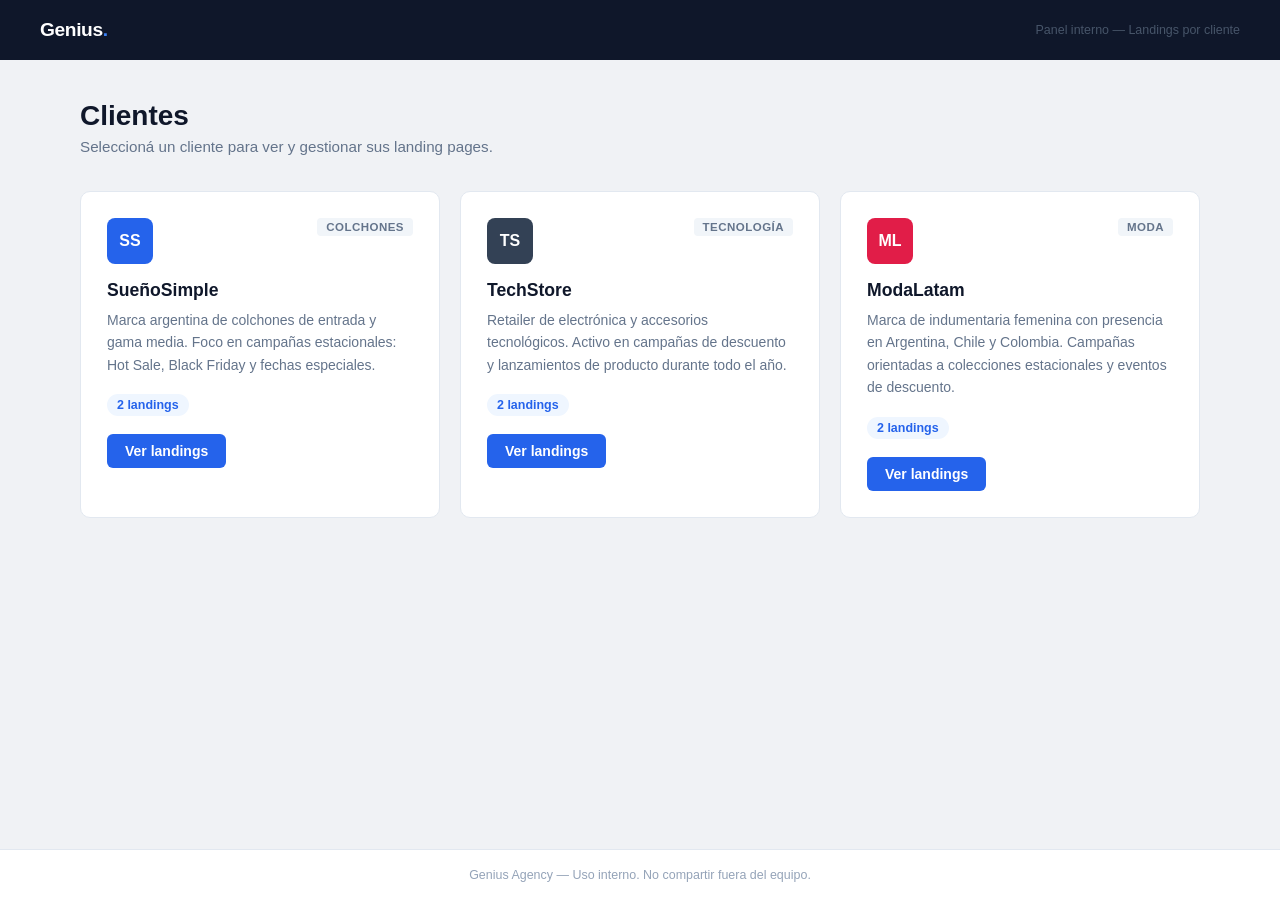
<file: index.html>
<!DOCTYPE html>
<html lang="es">
<head>
  <meta charset="UTF-8">
  <meta name="viewport" content="width=device-width, initial-scale=1.0">
  <title>Genius Agency — Landings</title>
  <link rel="stylesheet" href="css/styles.css">
</head>
<body>

  <header class="site-header">
    <a href="index.html" class="brand">Genius<span>.</span></a>
    <span class="header-meta">Panel interno — Landings por cliente</span>
  </header>

  <main>
    <div class="page-header">
      <h1>Clientes</h1>
      <p>Seleccioná un cliente para ver y gestionar sus landing pages.</p>
    </div>

    <div class="client-grid">

      <div class="client-card">
        <div class="client-card-top">
          <div class="client-avatar av-blue">SS</div>
          <span class="client-industry">Colchones</span>
        </div>
        <h2>SueñoSimple</h2>
        <p>Marca argentina de colchones de entrada y gama media. Foco en campañas estacionales: Hot Sale, Black Friday y fechas especiales.</p>
        <span class="client-stat">2 landings</span>
        <br>
        <a href="suenosimple/index.html" class="btn btn-primary">Ver landings</a>
      </div>

      <div class="client-card">
        <div class="client-card-top">
          <div class="client-avatar av-slate">TS</div>
          <span class="client-industry">Tecnología</span>
        </div>
        <h2>TechStore</h2>
        <p>Retailer de electrónica y accesorios tecnológicos. Activo en campañas de descuento y lanzamientos de producto durante todo el año.</p>
        <span class="client-stat">2 landings</span>
        <br>
        <a href="techstore/index.html" class="btn btn-primary">Ver landings</a>
      </div>

      <div class="client-card">
        <div class="client-card-top">
          <div class="client-avatar av-rose">ML</div>
          <span class="client-industry">Moda</span>
        </div>
        <h2>ModaLatam</h2>
        <p>Marca de indumentaria femenina con presencia en Argentina, Chile y Colombia. Campañas orientadas a colecciones estacionales y eventos de descuento.</p>
        <span class="client-stat">2 landings</span>
        <br>
        <a href="modalatam/index.html" class="btn btn-primary">Ver landings</a>
      </div>

    </div>
  </main>

  <footer class="site-footer">
    Genius Agency &mdash; Uso interno. No compartir fuera del equipo.
  </footer>

</body>
</html>
</file>
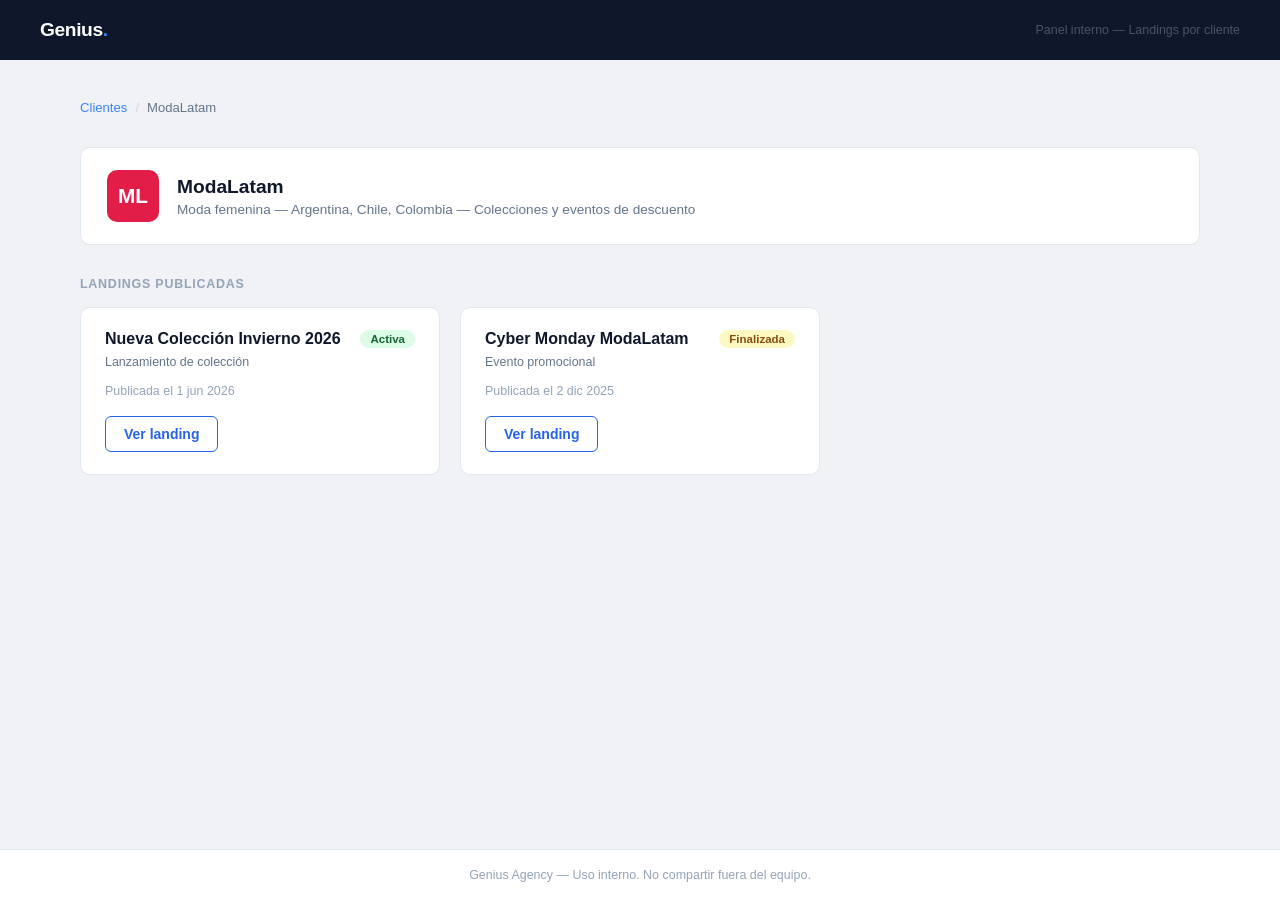
<file: modalatam/index.html>
<!DOCTYPE html>
<html lang="es">
<head>
  <meta charset="UTF-8">
  <meta name="viewport" content="width=device-width, initial-scale=1.0">
  <title>ModaLatam — Landings | Genius</title>
  <link rel="stylesheet" href="../css/styles.css">
</head>
<body>

  <header class="site-header">
    <a href="../index.html" class="brand">Genius<span>.</span></a>
    <span class="header-meta">Panel interno — Landings por cliente</span>
  </header>

  <main>
    <nav class="breadcrumb">
      <a href="../index.html">Clientes</a>
      <span class="sep">/</span>
      <span>ModaLatam</span>
    </nav>

    <div class="client-info">
      <div class="client-info-avatar av-rose">ML</div>
      <div class="client-info-text">
        <h2>ModaLatam</h2>
        <p>Moda femenina &mdash; Argentina, Chile, Colombia &mdash; Colecciones y eventos de descuento</p>
      </div>
    </div>

    <p class="section-label">Landings publicadas</p>

    <div class="landing-grid">

      <div class="landing-card">
        <div class="landing-card-top">
          <div>
            <h3>Nueva Colección Invierno 2026</h3>
            <span class="landing-type">Lanzamiento de colección</span>
          </div>
          <span class="badge badge-active">Activa</span>
        </div>
        <p class="landing-date">Publicada el 1 jun 2026</p>
        <a href="nueva-coleccion.html" class="btn btn-outline">Ver landing</a>
      </div>

      <div class="landing-card">
        <div class="landing-card-top">
          <div>
            <h3>Cyber Monday ModaLatam</h3>
            <span class="landing-type">Evento promocional</span>
          </div>
          <span class="badge badge-inactive">Finalizada</span>
        </div>
        <p class="landing-date">Publicada el 2 dic 2025</p>
        <a href="cyber-monday.html" class="btn btn-outline">Ver landing</a>
      </div>

    </div>
  </main>

  <footer class="site-footer">
    Genius Agency &mdash; Uso interno. No compartir fuera del equipo.
  </footer>

</body>
</html>
</file>
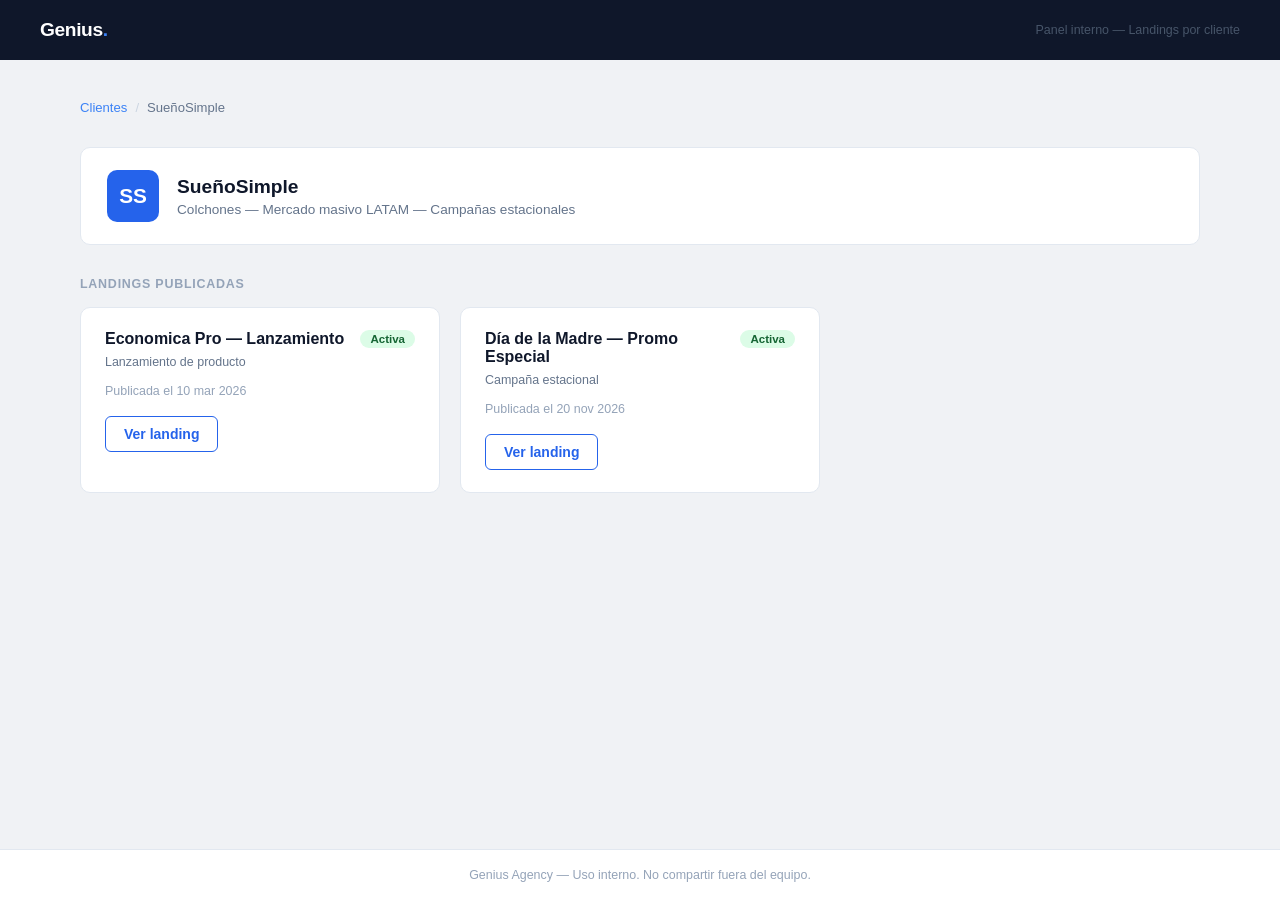
<file: suenosimple/index.html>
<!DOCTYPE html>
<html lang="es">
<head>
  <meta charset="UTF-8">
  <meta name="viewport" content="width=device-width, initial-scale=1.0">
  <title>SueñoSimple — Landings | Genius</title>
  <link rel="stylesheet" href="../css/styles.css">
</head>
<body>

  <header class="site-header">
    <a href="../index.html" class="brand">Genius<span>.</span></a>
    <span class="header-meta">Panel interno — Landings por cliente</span>
  </header>

  <main>
    <nav class="breadcrumb">
      <a href="../index.html">Clientes</a>
      <span class="sep">/</span>
      <span>SueñoSimple</span>
    </nav>

    <div class="client-info">
      <div class="client-info-avatar av-blue">SS</div>
      <div class="client-info-text">
        <h2>SueñoSimple</h2>
        <p>Colchones &mdash; Mercado masivo LATAM &mdash; Campañas estacionales</p>
      </div>
    </div>

    <p class="section-label">Landings publicadas</p>

    <div class="landing-grid">

      <div class="landing-card">
        <div class="landing-card-top">
          <div>
            <h3>Economica Pro — Lanzamiento</h3>
            <span class="landing-type">Lanzamiento de producto</span>
          </div>
          <span class="badge badge-active">Activa</span>
        </div>
        <p class="landing-date">Publicada el 10 mar 2026</p>
        <a href="economica-pro.html" class="btn btn-outline">Ver landing</a>
      </div>

      <div class="landing-card">
        <div class="landing-card-top">
          <div>
            <h3>Día de la Madre — Promo Especial</h3>
            <span class="landing-type">Campaña estacional</span>
          </div>
          <span class="badge badge-active">Activa</span>
        </div>
        <p class="landing-date">Publicada el 20 nov 2026</p>
        <a href="dia-de-la-madre.html" class="btn btn-outline">Ver landing</a>
      </div>

    </div>
  </main>

  <footer class="site-footer">
    Genius Agency &mdash; Uso interno. No compartir fuera del equipo.
  </footer>

</body>
</html>
</file>
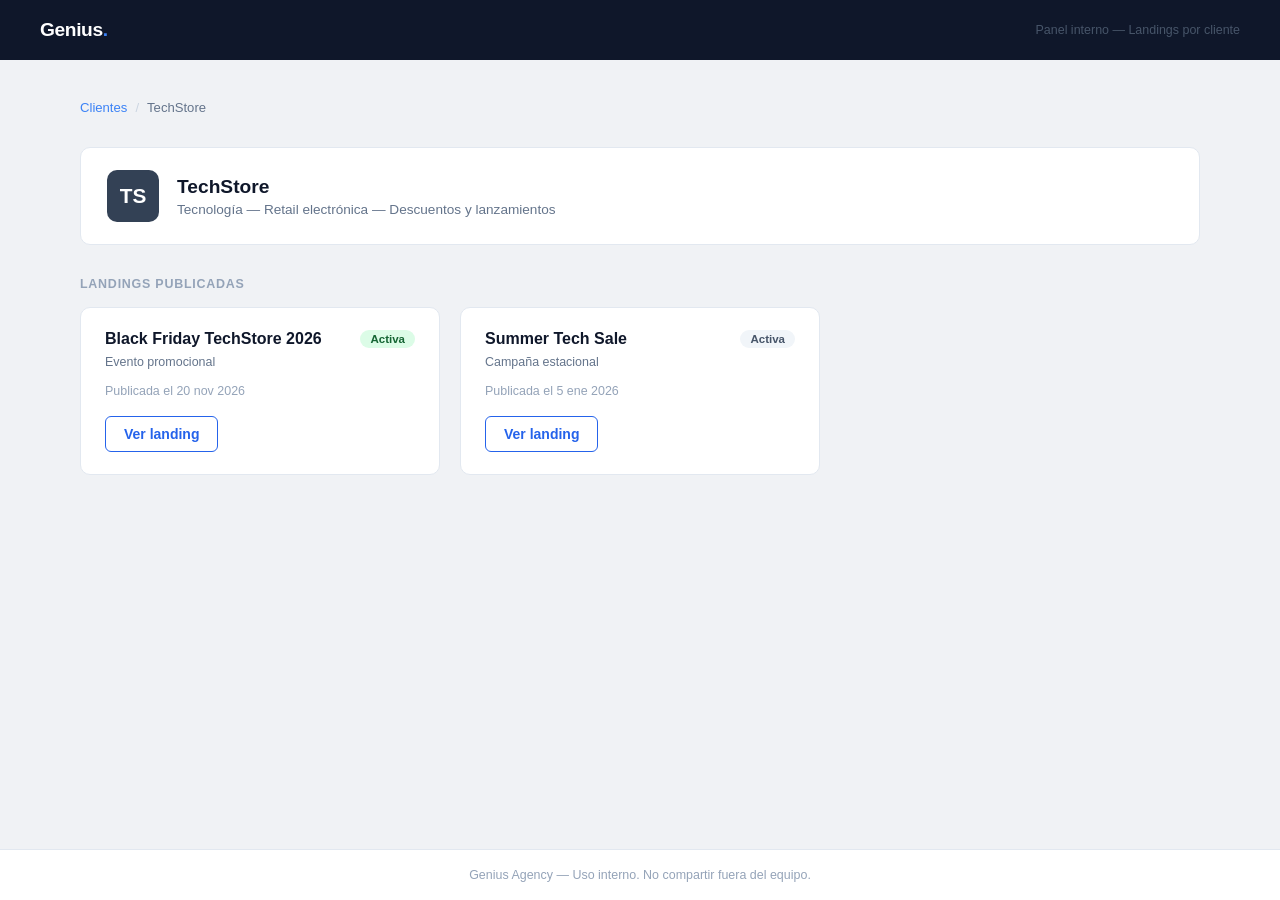
<file: techstore/index.html>
<!DOCTYPE html>
<html lang="es">
<head>
  <meta charset="UTF-8">
  <meta name="viewport" content="width=device-width, initial-scale=1.0">
  <title>TechStore — Landings | Genius</title>
  <link rel="stylesheet" href="../css/styles.css">
</head>
<body>

  <header class="site-header">
    <a href="../index.html" class="brand">Genius<span>.</span></a>
    <span class="header-meta">Panel interno — Landings por cliente</span>
  </header>

  <main>
    <nav class="breadcrumb">
      <a href="../index.html">Clientes</a>
      <span class="sep">/</span>
      <span>TechStore</span>
    </nav>

    <div class="client-info">
      <div class="client-info-avatar av-slate">TS</div>
      <div class="client-info-text">
        <h2>TechStore</h2>
        <p>Tecnología &mdash; Retail electrónica &mdash; Descuentos y lanzamientos</p>
      </div>
    </div>

    <p class="section-label">Landings publicadas</p>

    <div class="landing-grid">

      <div class="landing-card">
        <div class="landing-card-top">
          <div>
            <h3>Black Friday TechStore 2026</h3>
            <span class="landing-type">Evento promocional</span>
          </div>
          <span class="badge badge-active">Activa</span>
        </div>
        <p class="landing-date">Publicada el 20 nov 2026</p>
        <a href="black-friday.html" class="btn btn-outline">Ver landing</a>
      </div>

      <div class="landing-card">
        <div class="landing-card-top">
          <div>
            <h3>Summer Tech Sale</h3>
            <span class="landing-type">Campaña estacional</span>
          </div>
          <span class="badge badge-draft">Activa</span>
        </div>
        <p class="landing-date">Publicada el 5 ene 2026</p>
        <a href="summer-tech.html" class="btn btn-outline">Ver landing</a>
      </div>

    </div>
  </main>

  <footer class="site-footer">
    Genius Agency &mdash; Uso interno. No compartir fuera del equipo.
  </footer>

</body>
</html>
</file>
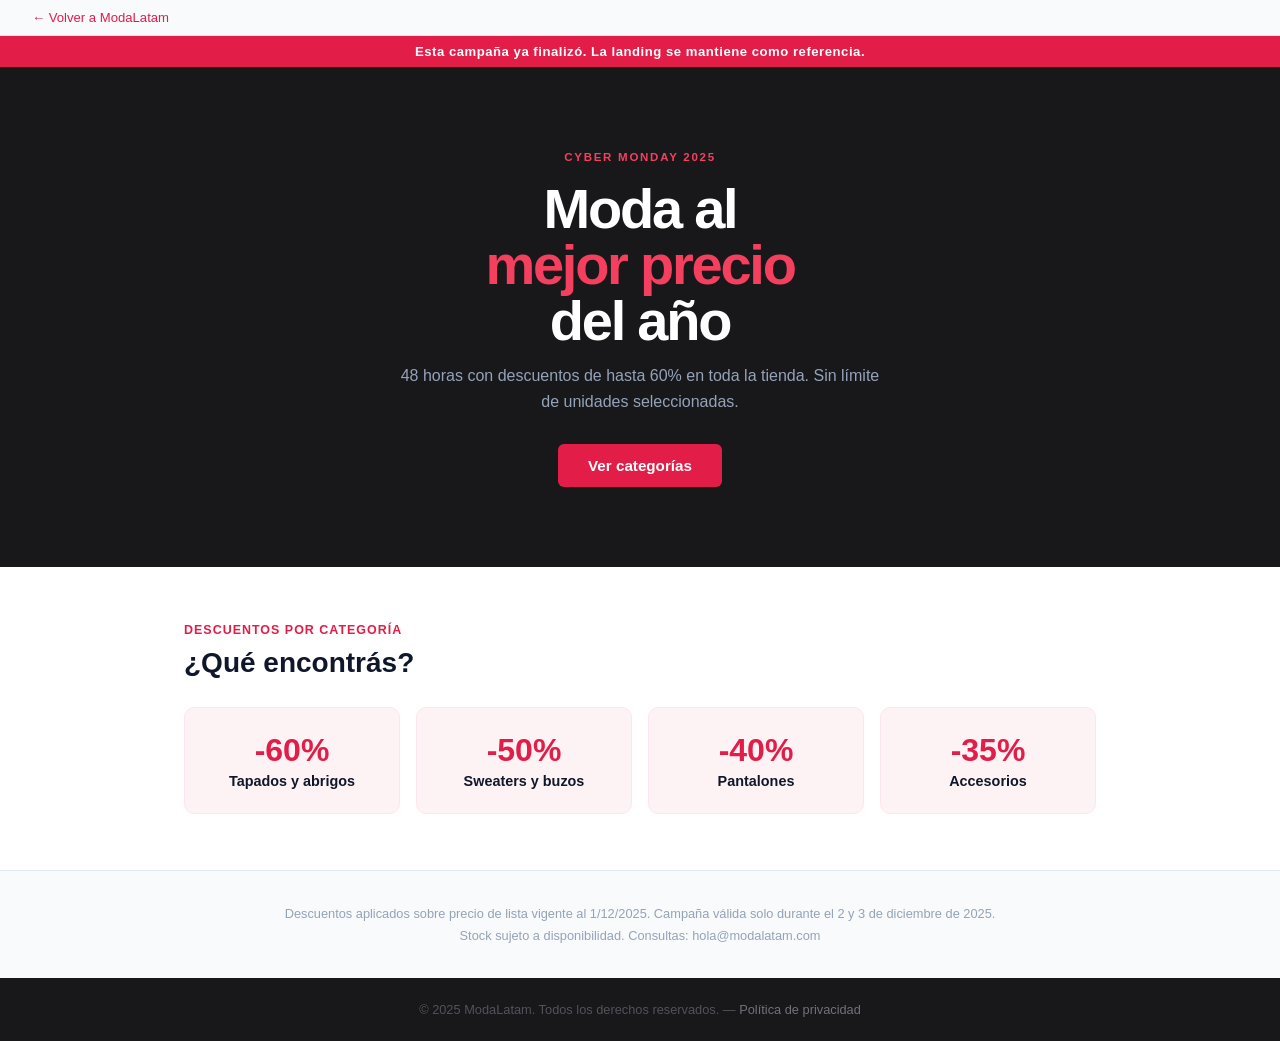
<file: modalatam/cyber-monday.html>
<!DOCTYPE html>
<html lang="es">
<head>
  <meta charset="UTF-8">
  <meta name="viewport" content="width=device-width, initial-scale=1.0">
  <title>Cyber Monday — ModaLatam</title>
  <style>
    *, *::before, *::after { box-sizing: border-box; margin: 0; padding: 0; }

    body {
      font-family: -apple-system, BlinkMacSystemFont, 'Segoe UI', Roboto, sans-serif;
      background: #ffffff;
      color: #0f172a;
    }

    .back-bar {
      background: #f8fafc;
      border-bottom: 1px solid #e2e8f0;
      padding: 10px 32px;
      font-size: 0.82rem;
    }

    .back-bar a { color: #e11d48; text-decoration: none; }
    .back-bar a:hover { text-decoration: underline; }

    .notice-bar {
      background: #e11d48;
      color: #fff;
      text-align: center;
      padding: 8px 16px;
      font-size: 0.82rem;
      font-weight: 600;
      letter-spacing: 0.04em;
    }

    .hero {
      background: #18181b;
      color: #fff;
      text-align: center;
      padding: 80px 24px;
    }

    .hero .event-tag {
      display: inline-block;
      font-size: 0.72rem;
      font-weight: 700;
      letter-spacing: 0.15em;
      text-transform: uppercase;
      color: #f43f5e;
      margin-bottom: 14px;
    }

    .hero h1 {
      font-size: 3.5rem;
      font-weight: 900;
      letter-spacing: -0.04em;
      line-height: 1;
      margin-bottom: 14px;
    }

    .hero h1 .highlight { color: #f43f5e; }

    .hero p {
      font-size: 1rem;
      color: #94a3b8;
      max-width: 480px;
      margin: 0 auto 28px;
      line-height: 1.65;
    }

    .btn-red {
      background: #e11d48;
      color: #fff;
      padding: 13px 30px;
      border-radius: 6px;
      font-size: 0.95rem;
      font-weight: 700;
      text-decoration: none;
      display: inline-block;
      transition: background 0.15s;
    }

    .btn-red:hover { background: #be123c; }

    .categories {
      padding: 56px 24px;
      max-width: 960px;
      margin: 0 auto;
    }

    .categories .label {
      font-size: 0.78rem;
      font-weight: 700;
      text-transform: uppercase;
      letter-spacing: 0.08em;
      color: #e11d48;
      margin-bottom: 10px;
    }

    .categories h2 {
      font-size: 1.75rem;
      font-weight: 800;
      margin-bottom: 28px;
    }

    .cat-grid {
      display: grid;
      grid-template-columns: repeat(auto-fill, minmax(200px, 1fr));
      gap: 16px;
    }

    .cat-card {
      background: #fdf2f4;
      border-radius: 10px;
      padding: 24px 20px;
      text-align: center;
      border: 1px solid #fce7f0;
      transition: box-shadow 0.15s;
    }

    .cat-card:hover { box-shadow: 0 4px 16px rgba(225,29,72,0.1); }

    .cat-card .pct {
      font-size: 2rem;
      font-weight: 900;
      color: #e11d48;
      display: block;
      margin-bottom: 4px;
    }

    .cat-card h3 { font-size: 0.9rem; font-weight: 700; }

    .terms {
      background: #f8fafc;
      border-top: 1px solid #e2e8f0;
      padding: 32px 24px;
      text-align: center;
      font-size: 0.8rem;
      color: #94a3b8;
      line-height: 1.7;
    }

    .footer {
      background: #18181b;
      color: #52525b;
      text-align: center;
      padding: 24px;
      font-size: 0.8rem;
    }

    .footer a { color: #71717a; text-decoration: none; }
  </style>
</head>
<body>

  <div class="back-bar">
    <a href="index.html">← Volver a ModaLatam</a>
  </div>

  <div class="notice-bar">Esta campaña ya finalizó. La landing se mantiene como referencia.</div>

  <section class="hero">
    <p class="event-tag">Cyber Monday 2025</p>
    <h1>Moda al<br><span class="highlight">mejor precio</span><br>del año</h1>
    <p>48 horas con descuentos de hasta 60% en toda la tienda. Sin límite de unidades seleccionadas.</p>
    <a href="#categorias" class="btn-red">Ver categorías</a>
  </section>

  <section class="categories" id="categorias">
    <p class="label">Descuentos por categoría</p>
    <h2>¿Qué encontrás?</h2>
    <div class="cat-grid">
      <div class="cat-card">
        <span class="pct">-60%</span>
        <h3>Tapados y abrigos</h3>
      </div>
      <div class="cat-card">
        <span class="pct">-50%</span>
        <h3>Sweaters y buzos</h3>
      </div>
      <div class="cat-card">
        <span class="pct">-40%</span>
        <h3>Pantalones</h3>
      </div>
      <div class="cat-card">
        <span class="pct">-35%</span>
        <h3>Accesorios</h3>
      </div>
    </div>
  </section>

  <div class="terms">
    Descuentos aplicados sobre precio de lista vigente al 1/12/2025. Campaña válida solo durante el 2 y 3 de diciembre de 2025.<br>
    Stock sujeto a disponibilidad. Consultas: hola@modalatam.com
  </div>

  <footer class="footer">
    &copy; 2025 ModaLatam. Todos los derechos reservados. &mdash;
    <a href="#">Política de privacidad</a>
  </footer>

</body>
</html>
</file>
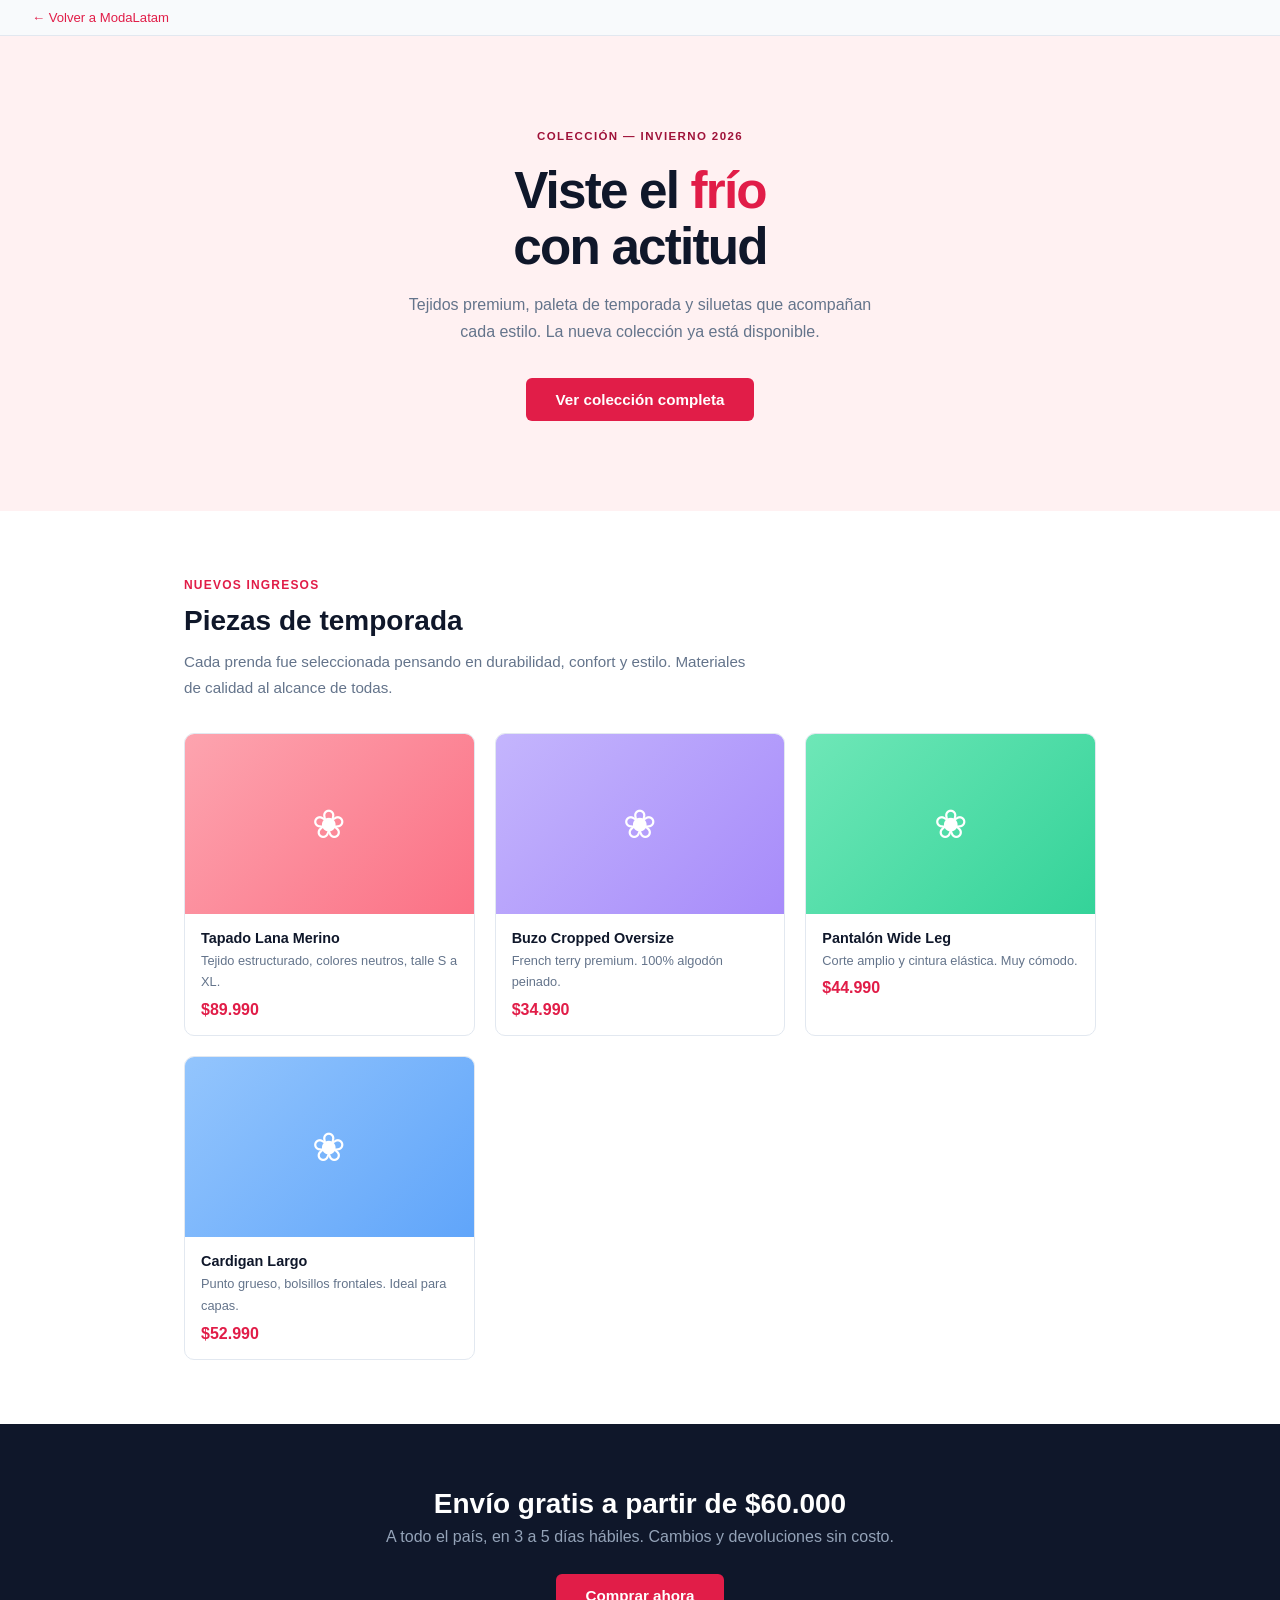
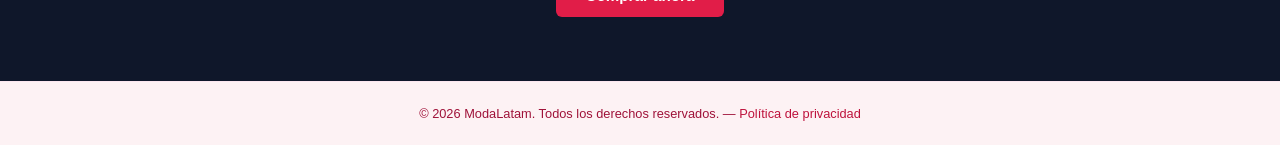
<file: modalatam/nueva-coleccion.html>
<!DOCTYPE html>
<html lang="es">
<head>
  <meta charset="UTF-8">
  <meta name="viewport" content="width=device-width, initial-scale=1.0">
  <title>Nueva Colección Invierno 2026 — ModaLatam</title>
  <style>
    *, *::before, *::after { box-sizing: border-box; margin: 0; padding: 0; }

    body {
      font-family: -apple-system, BlinkMacSystemFont, 'Segoe UI', Roboto, sans-serif;
      background: #ffffff;
      color: #0f172a;
    }

    .back-bar {
      background: #f8fafc;
      border-bottom: 1px solid #e2e8f0;
      padding: 10px 32px;
      font-size: 0.82rem;
    }

    .back-bar a { color: #e11d48; text-decoration: none; }
    .back-bar a:hover { text-decoration: underline; }

    .hero {
      background: #fff1f2;
      text-align: center;
      padding: 90px 24px;
    }

    .hero .season-tag {
      display: inline-block;
      font-size: 0.72rem;
      font-weight: 700;
      letter-spacing: 0.12em;
      text-transform: uppercase;
      color: #9f1239;
      margin-bottom: 16px;
    }

    .hero h1 {
      font-size: 3.2rem;
      font-weight: 900;
      letter-spacing: -0.035em;
      line-height: 1.1;
      color: #0f172a;
      margin-bottom: 16px;
    }

    .hero h1 em {
      font-style: normal;
      color: #e11d48;
    }

    .hero p {
      font-size: 1rem;
      color: #64748b;
      max-width: 500px;
      margin: 0 auto 32px;
      line-height: 1.7;
    }

    .btn-rose {
      background: #e11d48;
      color: #fff;
      padding: 13px 30px;
      border-radius: 6px;
      font-size: 0.95rem;
      font-weight: 700;
      text-decoration: none;
      display: inline-block;
      transition: background 0.15s;
    }

    .btn-rose:hover { background: #be123c; }

    .section {
      padding: 64px 24px;
      max-width: 960px;
      margin: 0 auto;
    }

    .section .eyebrow {
      font-size: 0.75rem;
      font-weight: 700;
      text-transform: uppercase;
      letter-spacing: 0.1em;
      color: #e11d48;
      margin-bottom: 10px;
    }

    .section h2 {
      font-size: 1.75rem;
      font-weight: 800;
      margin-bottom: 12px;
    }

    .section p {
      font-size: 0.95rem;
      color: #64748b;
      line-height: 1.7;
      max-width: 580px;
      margin-bottom: 16px;
    }

    .collection-grid {
      display: grid;
      grid-template-columns: repeat(auto-fill, minmax(220px, 1fr));
      gap: 20px;
      margin-top: 32px;
    }

    .item-card {
      border: 1px solid #e2e8f0;
      border-radius: 10px;
      overflow: hidden;
    }

    .item-img {
      height: 180px;
      background: #fda4af;
      display: flex;
      align-items: center;
      justify-content: center;
      font-size: 2.5rem;
      color: #fff;
    }

    .item-img.variant-a { background: linear-gradient(135deg, #fda4af, #fb7185); }
    .item-img.variant-b { background: linear-gradient(135deg, #c4b5fd, #a78bfa); }
    .item-img.variant-c { background: linear-gradient(135deg, #6ee7b7, #34d399); }
    .item-img.variant-d { background: linear-gradient(135deg, #93c5fd, #60a5fa); }

    .item-info {
      padding: 16px;
    }

    .item-info h3 { font-size: 0.9rem; font-weight: 700; margin-bottom: 4px; }
    .item-info .item-desc { font-size: 0.8rem; color: #64748b; margin-bottom: 8px; }
    .item-info .item-price { font-size: 1rem; font-weight: 800; color: #e11d48; }

    .cta-full {
      background: #0f172a;
      color: #fff;
      text-align: center;
      padding: 64px 24px;
    }

    .cta-full h2 { font-size: 1.75rem; font-weight: 800; margin-bottom: 8px; }
    .cta-full p { color: #94a3b8; margin-bottom: 28px; }

    .footer {
      background: #fdf2f4;
      border-top: 1px solid #fce7f0;
      color: #9f1239;
      text-align: center;
      padding: 24px;
      font-size: 0.8rem;
    }

    .footer a { color: #be123c; text-decoration: none; }
  </style>
</head>
<body>

  <div class="back-bar">
    <a href="index.html">← Volver a ModaLatam</a>
  </div>

  <section class="hero">
    <p class="season-tag">Colección &mdash; Invierno 2026</p>
    <h1>Viste el <em>frío</em><br>con actitud</h1>
    <p>Tejidos premium, paleta de temporada y siluetas que acompañan cada estilo. La nueva colección ya está disponible.</p>
    <a href="#coleccion" class="btn-rose">Ver colección completa</a>
  </section>

  <section class="section" id="coleccion">
    <p class="eyebrow">Nuevos ingresos</p>
    <h2>Piezas de temporada</h2>
    <p>Cada prenda fue seleccionada pensando en durabilidad, confort y estilo. Materiales de calidad al alcance de todas.</p>

    <div class="collection-grid">
      <div class="item-card">
        <div class="item-img variant-a">&#10048;</div>
        <div class="item-info">
          <h3>Tapado Lana Merino</h3>
          <p class="item-desc">Tejido estructurado, colores neutros, talle S a XL.</p>
          <div class="item-price">$89.990</div>
        </div>
      </div>
      <div class="item-card">
        <div class="item-img variant-b">&#10048;</div>
        <div class="item-info">
          <h3>Buzo Cropped Oversize</h3>
          <p class="item-desc">French terry premium. 100% algodón peinado.</p>
          <div class="item-price">$34.990</div>
        </div>
      </div>
      <div class="item-card">
        <div class="item-img variant-c">&#10048;</div>
        <div class="item-info">
          <h3>Pantalón Wide Leg</h3>
          <p class="item-desc">Corte amplio y cintura elástica. Muy cómodo.</p>
          <div class="item-price">$44.990</div>
        </div>
      </div>
      <div class="item-card">
        <div class="item-img variant-d">&#10048;</div>
        <div class="item-info">
          <h3>Cardigan Largo</h3>
          <p class="item-desc">Punto grueso, bolsillos frontales. Ideal para capas.</p>
          <div class="item-price">$52.990</div>
        </div>
      </div>
    </div>
  </section>

  <section class="cta-full">
    <h2>Envío gratis a partir de $60.000</h2>
    <p>A todo el país, en 3 a 5 días hábiles. Cambios y devoluciones sin costo.</p>
    <a href="#" class="btn-rose">Comprar ahora</a>
  </section>

  <footer class="footer">
    &copy; 2026 ModaLatam. Todos los derechos reservados. &mdash;
    <a href="#">Política de privacidad</a>
  </footer>

</body>
</html>
</file>
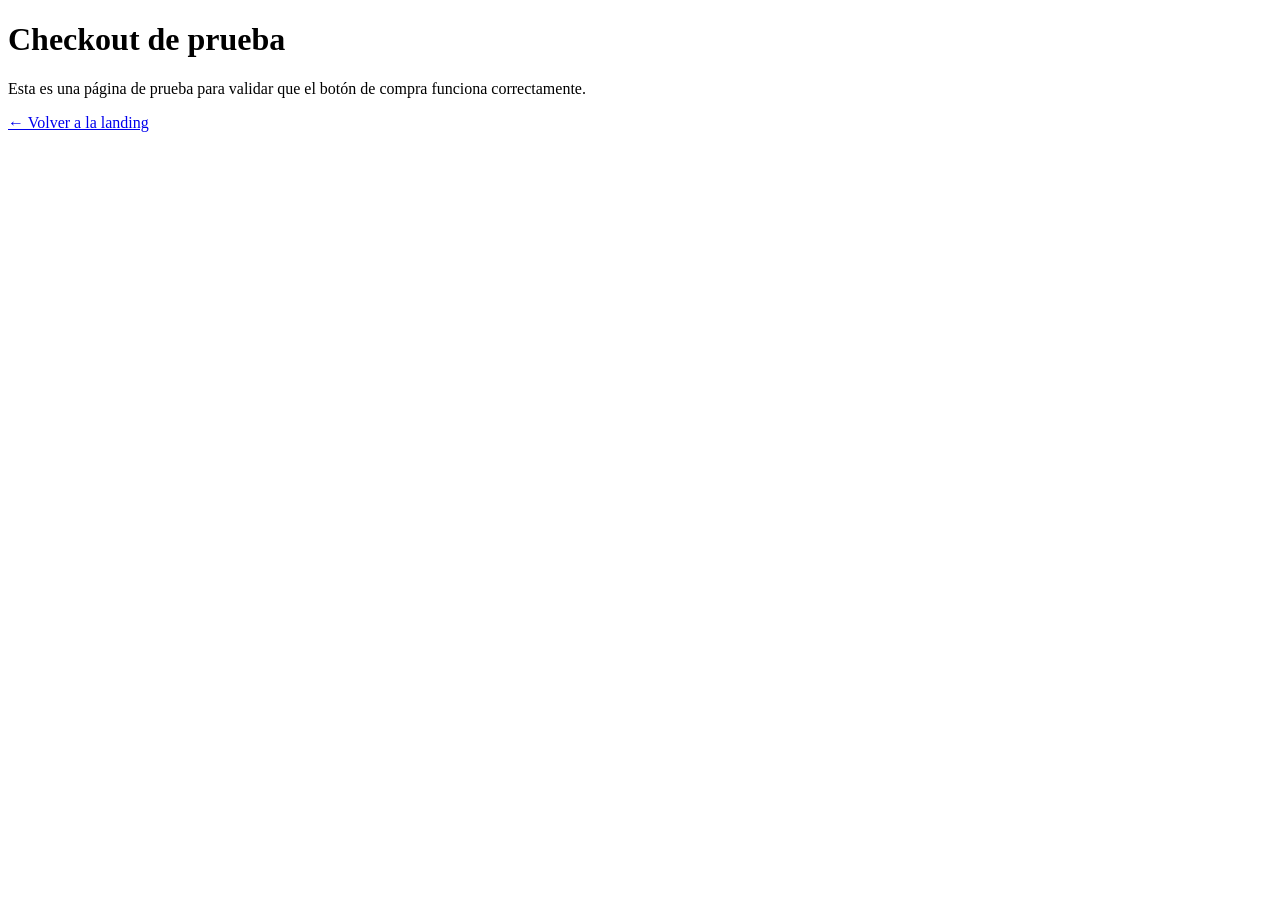
<file: suenosimple/checkout-test.html>
<!DOCTYPE html>
<html lang="es">
<head>
  <meta charset="UTF-8">
  <title>Checkout Test — SueñoSimple</title>
</head>
<body>

  <h1>Checkout de prueba</h1>

  <p>Esta es una página de prueba para validar que el botón de compra funciona correctamente.</p>

  <a href="dia-de-la-madre.html">← Volver a la landing</a>

</body>
</html>
</file>
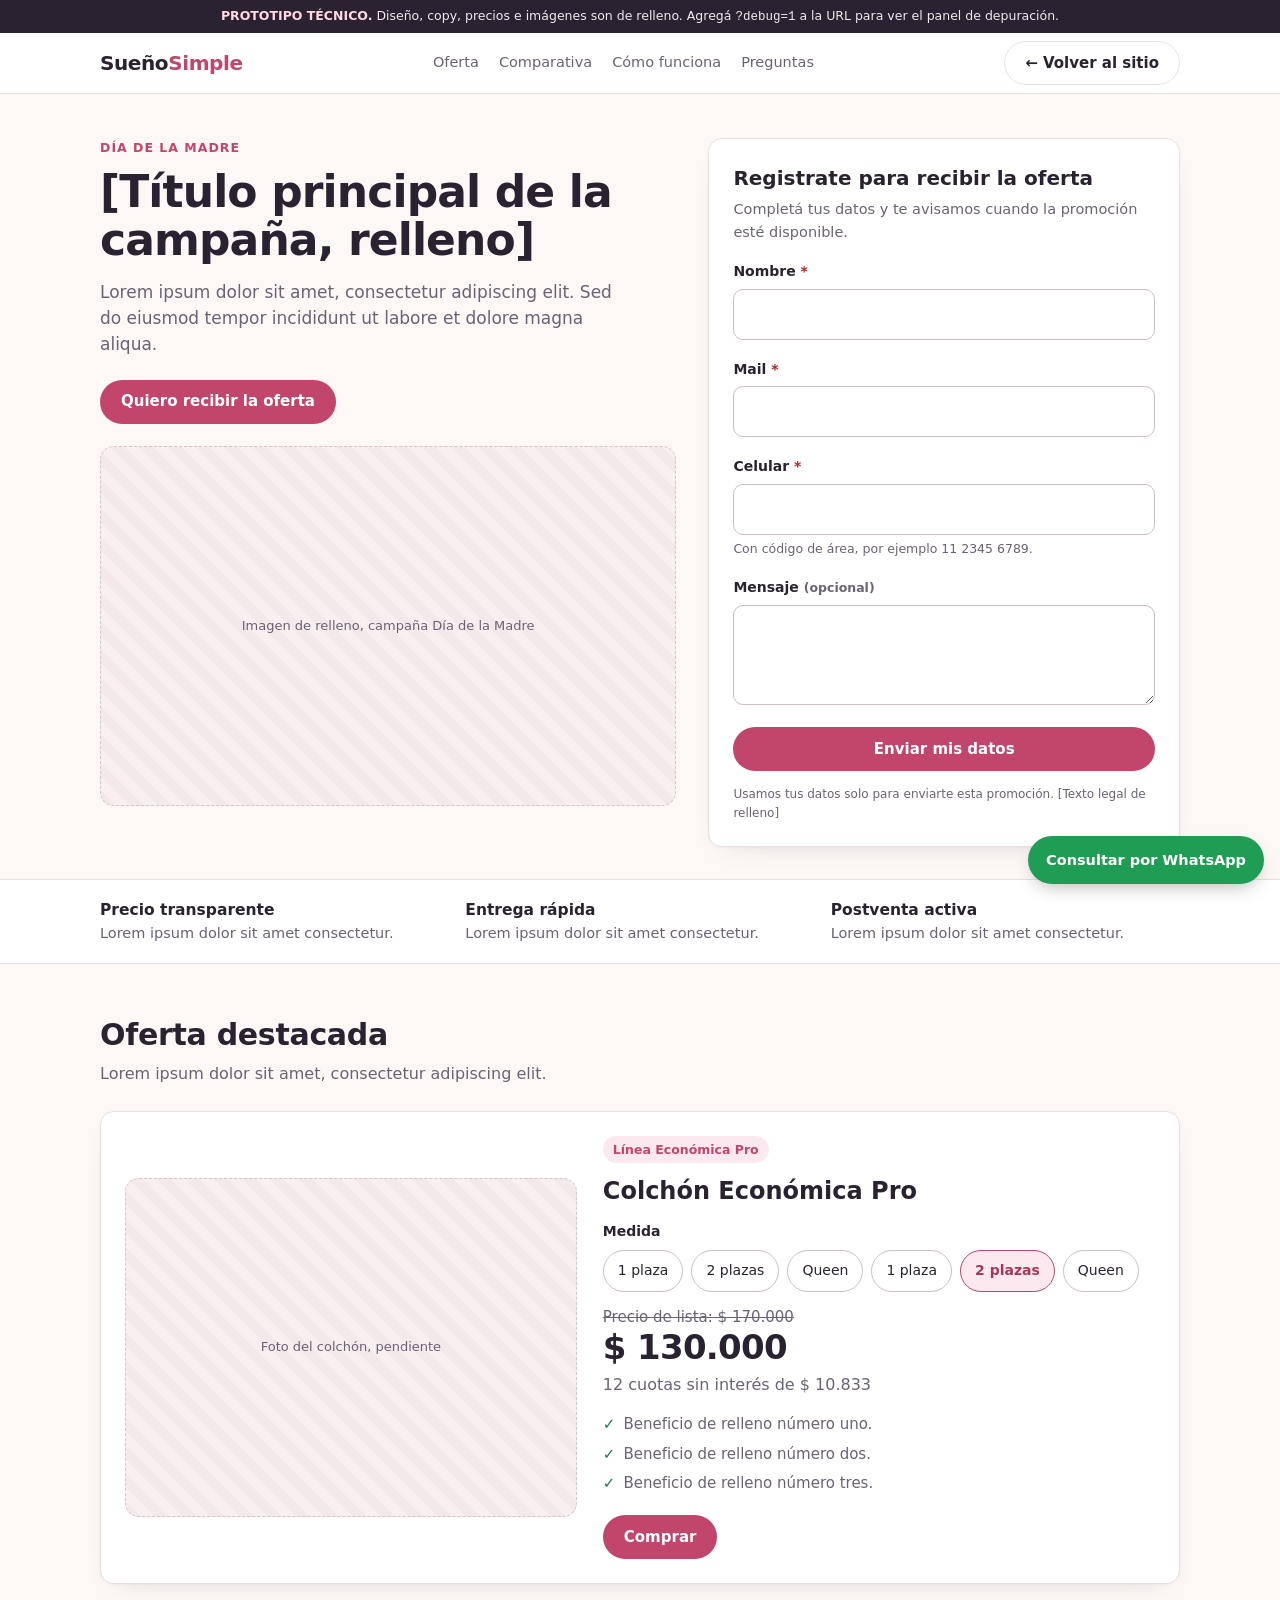
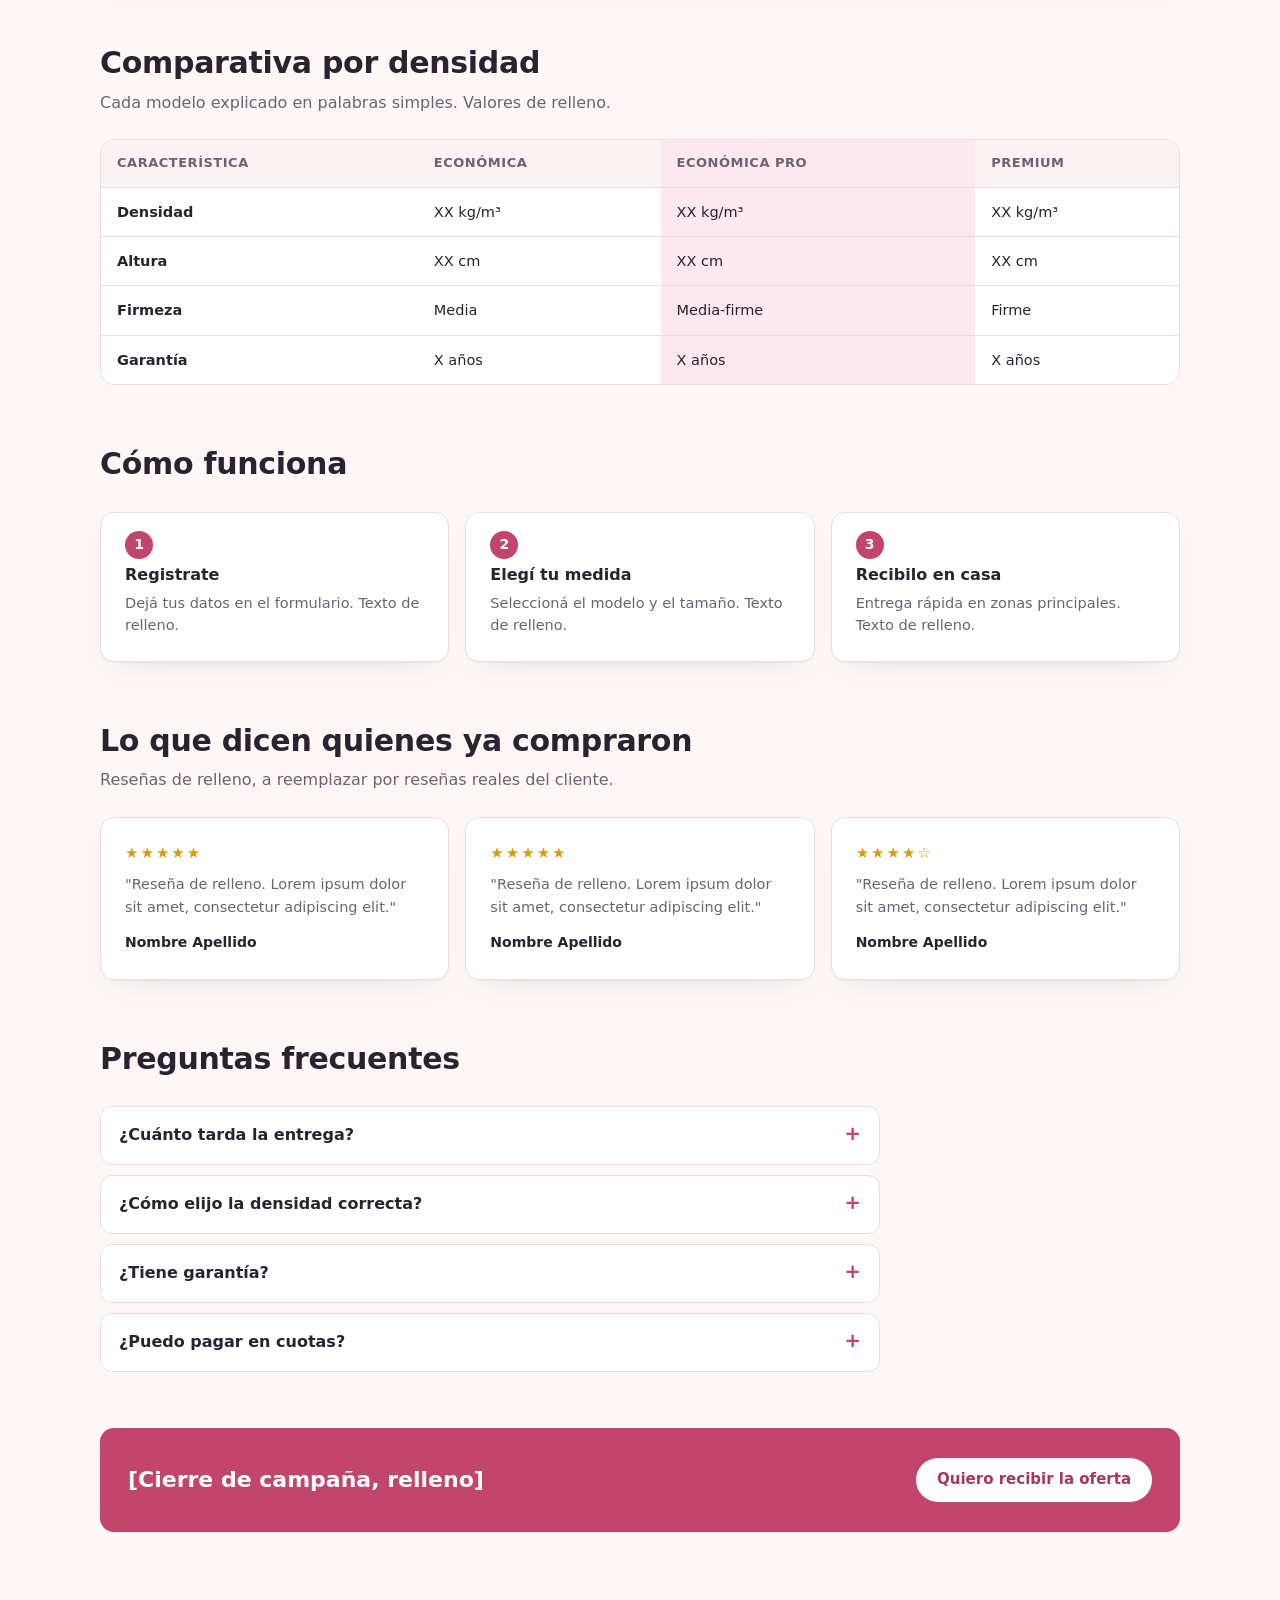
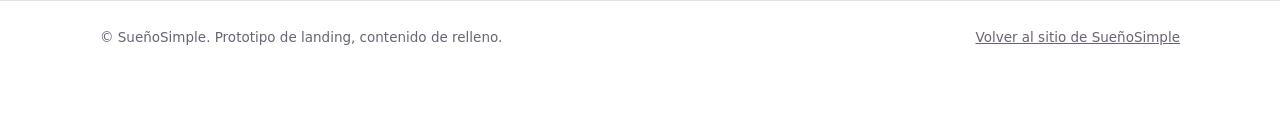
<file: suenosimple/dia-de-la-madre.html>
<!DOCTYPE html>
<!-- saved from url=(0116) -->
<html lang="es"><head><meta http-equiv="Content-Type" content="text/html; charset=UTF-8">

<meta name="viewport" content="width=device-width, initial-scale=1">
<meta name="description" content="Prototipo técnico de la landing de Día de la Madre de SueñoSimple.">
<title>Prototipo, Landing Día de la Madre | SueñoSimple</title>
<style>
  :root{
    --bg:#fdf8f6; --surface:#ffffff; --ink:#2a2230; --ink-dim:#6b6275;
    --line:#eadfe0; --accent:#c2456b; --accent-dark:#a8375a; --accent-ink:#ffffff; --accent-soft:#fbe9ef;
    --ok:#1f7a4d; --ok-soft:#e6f4ec; --err:#b3261e; --err-soft:#fdeceb; --warn-soft:#fff6e0;
    --radius:14px;
  }
  *{ box-sizing:border-box; margin:0; padding:0; }
  html{ scroll-behavior:smooth; scroll-padding-top:76px; }
  body{ font-family:system-ui,-apple-system,"Segoe UI",Roboto,Arial,sans-serif; background:var(--bg); color:var(--ink); line-height:1.55; -webkit-font-smoothing:antialiased; }
  a{ color:inherit; }
  img,svg{ max-width:100%; display:block; }
  .wrap{ width:min(1080px,100% - 32px); margin-inline:auto; }
  :focus-visible{ outline:3px solid #7a5af8; outline-offset:2px; border-radius:6px; }
  .skip{ position:absolute; left:-9999px; top:8px; background:#fff; padding:10px 14px; border-radius:8px; z-index:100; }
  .skip:focus{ left:8px; }

  .proto-bar{ background:#2a2230; color:#f3e9ef; font-size:12.5px; text-align:center; padding:6px 12px; }
  .proto-bar b{ color:#ffd9e4; }

  header.top{ position:sticky; top:0; z-index:50; background:rgba(255,255,255,.94); backdrop-filter:saturate(1.4) blur(6px); border-bottom:1px solid var(--line); }
  .top-in{ display:flex; align-items:center; justify-content:space-between; gap:14px; min-height:60px; }
  .logo{ font-weight:800; letter-spacing:-.02em; font-size:20px; text-decoration:none; }
  .logo span{ color:var(--accent); }
  nav.main{ display:flex; gap:20px; font-size:14.5px; }
  nav.main a{ text-decoration:none; color:var(--ink-dim); padding:6px 0; border-bottom:2px solid transparent; }
  nav.main a:hover{ color:var(--ink); border-color:var(--accent); }

  .btn{ display:inline-flex; align-items:center; justify-content:center; gap:8px; font-family:inherit; font-weight:600; font-size:15px; line-height:1; padding:13px 20px; border-radius:999px; border:1px solid transparent; cursor:pointer; text-decoration:none; min-height:44px; transition:background .15s, border-color .15s, transform .05s; }
  .btn:active{ transform:translateY(1px); }
  .btn-primary{ background:var(--accent); color:var(--accent-ink); }
  .btn-primary:hover{ background:var(--accent-dark); }
  .btn-primary[disabled]{ opacity:.65; cursor:progress; }
  .btn-ghost{ background:transparent; border-color:var(--line); color:var(--ink); }
  .btn-ghost:hover{ border-color:var(--ink-dim); }
  .btn-block{ width:100%; }

  .hero{ padding:44px 0 32px; }
  .hero-grid{ display:grid; grid-template-columns:1.1fr .9fr; gap:32px; align-items:start; }
  .eyebrow{ font-size:12.5px; font-weight:700; letter-spacing:.08em; text-transform:uppercase; color:var(--accent); margin-bottom:10px; }
  h1{ font-size:clamp(28px,5vw,44px); line-height:1.1; letter-spacing:-.02em; margin-bottom:14px; }
  .lede{ color:var(--ink-dim); font-size:17px; max-width:48ch; margin-bottom:22px; }
  .ph{ display:grid; place-items:center; text-align:center; color:var(--ink-dim); font-size:13px; background:repeating-linear-gradient(45deg,#f3e8ea,#f3e8ea 10px,#f8eff1 10px,#f8eff1 20px); border:1px dashed #d8c3c8; border-radius:var(--radius); padding:12px; }
  .ph-hero{ aspect-ratio:16/10; margin-top:22px; }

  .card{ background:var(--surface); border:1px solid var(--line); border-radius:var(--radius); padding:24px; box-shadow:0 1px 2px rgba(42,34,48,.04), 0 12px 28px -18px rgba(42,34,48,.18); }
  .card h2{ font-size:20px; margin-bottom:4px; }
  .card .sub{ color:var(--ink-dim); font-size:14.5px; margin-bottom:18px; }

  form{ display:grid; gap:14px; }
  .field label{ display:block; font-weight:600; font-size:14px; margin-bottom:6px; }
  .field label i{ color:var(--err); font-style:normal; }
  .field input[type=text],.field input[type=email],.field input[type=tel],.field textarea{ width:100%; font:inherit; font-size:16px; padding:12px 14px; border:1px solid #cdbfc4; border-radius:10px; background:#fff; color:var(--ink); min-height:46px; }
  .field textarea{ resize:vertical; min-height:92px; }
  .field input:focus,.field textarea:focus{ border-color:var(--accent); outline:none; box-shadow:0 0 0 3px var(--accent-soft); }
  .field.invalid input{ border-color:var(--err); background:var(--err-soft); }
  .msg-err{ color:var(--err); font-size:13px; margin-top:5px; }
  .hint{ color:var(--ink-dim); font-size:12.5px; margin-top:4px; }
  .hp{ position:absolute; left:-9999px; width:1px; height:1px; overflow:hidden; }
  .legal{ color:var(--ink-dim); font-size:12px; }

  .status{ border-radius:10px; padding:12px 14px; font-size:14.5px; display:none; }
  .status.show{ display:block; }
  .status.err{ background:var(--err-soft); color:var(--err); border:1px solid #f3c3bf; }
  .success-box{ display:none; text-align:center; padding:10px 4px; }
  .success-box.show{ display:block; }
  .success-box .tick{ width:52px; height:52px; border-radius:50%; background:var(--ok-soft); color:var(--ok); display:grid; place-items:center; margin:0 auto 12px; font-size:26px; font-weight:700; }
  .success-box h3{ font-size:19px; margin-bottom:6px; }
  .success-box p{ color:var(--ink-dim); font-size:15px; }

  .strip{ background:var(--surface); border-block:1px solid var(--line); }
  .strip-in{ display:grid; grid-template-columns:repeat(3,1fr); gap:16px; padding:18px 0; }
  .strip-in div{ font-size:14.5px; color:var(--ink-dim); }
  .strip-in b{ display:block; color:var(--ink); font-size:15.5px; }

  section.block{ padding:48px 0; }
  .sec-head{ margin-bottom:24px; }
  .sec-head h2{ font-size:clamp(22px,3.4vw,30px); letter-spacing:-.01em; }
  .sec-head p{ color:var(--ink-dim); max-width:56ch; margin-top:4px; }

  .product{ display:grid; grid-template-columns:.9fr 1.1fr; gap:26px; align-items:center; }
  .ph-prod{ aspect-ratio:4/3; }
  .badge{ display:inline-block; background:var(--accent-soft); color:var(--accent); font-weight:700; font-size:12.5px; padding:4px 10px; border-radius:999px; margin-bottom:10px; }
  .product h3{ font-size:24px; margin-bottom:10px; }
  .sizes{ border:0; display:flex; flex-wrap:wrap; gap:8px; margin-bottom:14px; }
  .sizes legend{ font-weight:600; font-size:14px; margin-bottom:8px; }
  .size-opt input{ position:absolute; opacity:0; pointer-events:none; }
  .size-opt span{ display:inline-block; padding:9px 14px; border:1px solid #cdbfc4; border-radius:999px; font-size:14px; cursor:pointer; background:#fff; }
  .size-opt input:checked + span{ background:var(--accent-soft); border-color:var(--accent); color:var(--accent-dark); font-weight:600; }
  .size-opt input:focus-visible + span{ outline:3px solid #7a5af8; outline-offset:2px; }
  .price-old{ color:var(--ink-dim); text-decoration:line-through; font-size:15px; }
  .price{ font-size:34px; font-weight:800; letter-spacing:-.02em; line-height:1.1; }
  .cuotas{ color:var(--ink-dim); margin:6px 0 16px; }
  .bullets{ list-style:none; display:grid; gap:6px; margin-bottom:20px; color:var(--ink-dim); font-size:15px; }
  .bullets li::before{ content:"\2713"; color:var(--ok); font-weight:700; margin-right:8px; }

  .table-wrap{ overflow-x:auto; border:1px solid var(--line); border-radius:var(--radius); background:var(--surface); }
  table.cmp{ width:100%; border-collapse:collapse; min-width:560px; font-size:14.5px; }
  table.cmp th,table.cmp td{ padding:13px 16px; text-align:left; border-bottom:1px solid var(--line); }
  table.cmp thead th{ font-size:13px; text-transform:uppercase; letter-spacing:.04em; color:var(--ink-dim); background:#faf3f4; }
  table.cmp th.hl,table.cmp td.hl{ background:var(--accent-soft); }
  table.cmp tbody tr:last-child td,table.cmp tbody tr:last-child th{ border-bottom:0; }
  table.cmp tbody th{ font-weight:600; }

  .steps{ display:grid; grid-template-columns:repeat(3,1fr); gap:16px; counter-reset:s; }
  .step{ position:relative; padding-top:50px; }
  .step::before{ counter-increment:s; content:counter(s); position:absolute; top:18px; left:24px; width:28px; height:28px; border-radius:50%; background:var(--accent); color:#fff; display:grid; place-items:center; font-weight:700; font-size:14px; }
  .step h3{ font-size:16px; margin-bottom:4px; }
  .step p{ color:var(--ink-dim); font-size:14.5px; }

  .reviews{ display:grid; grid-template-columns:repeat(3,1fr); gap:16px; }
  .review p{ color:var(--ink-dim); font-size:14.5px; margin-bottom:12px; }
  .review b{ font-size:14px; }
  .stars{ color:#d99a0b; letter-spacing:2px; margin-bottom:8px; font-size:15px; }

  .faq{ display:grid; gap:10px; max-width:780px; }
  .faq details{ background:var(--surface); border:1px solid var(--line); border-radius:12px; padding:0 18px; }
  .faq summary{ cursor:pointer; font-weight:600; padding:16px 0; list-style:none; display:flex; justify-content:space-between; gap:12px; }
  .faq summary::-webkit-details-marker{ display:none; }
  .faq summary::after{ content:"+"; font-size:20px; color:var(--accent); line-height:1; }
  .faq details[open] summary::after{ content:"\2212"; }
  .faq details p{ color:var(--ink-dim); padding:0 0 16px; font-size:15px; }

  .cta-band{ background:var(--accent); color:#fff; border-radius:var(--radius); padding:30px 28px; display:flex; flex-wrap:wrap; gap:16px; align-items:center; justify-content:space-between; }
  .cta-band h2{ font-size:22px; }
  .cta-band .btn{ background:#fff; color:var(--accent-dark); }

  footer{ border-top:1px solid var(--line); background:var(--surface); padding:26px 0 90px; margin-top:20px; color:var(--ink-dim); font-size:13.5px; }
  .foot-in{ display:flex; flex-wrap:wrap; gap:12px 28px; justify-content:space-between; align-items:center; }

  .wa{ position:fixed; right:16px; bottom:16px; z-index:60; background:#1f9d55; color:#fff; border-radius:999px; padding:13px 18px; font-weight:600; text-decoration:none; box-shadow:0 8px 20px -8px rgba(0,0,0,.35); font-size:14.5px; }
  .wa:hover{ background:#188044; }
  .sticky-cta{ display:none; }

  .view-compra{ padding:48px 0; }
  .compra-card{ max-width:640px; margin-inline:auto; text-align:center; }
  .compra-card h2{ font-size:24px; margin-bottom:8px; }
  .compra-card p{ color:var(--ink-dim); margin-bottom:14px; }
  .resumen{ text-align:left; background:#faf3f4; border:1px solid var(--line); border-radius:10px; padding:12px 16px; margin-bottom:16px; font-size:14.5px; }
  .resumen div{ display:flex; justify-content:space-between; gap:12px; padding:3px 0; }
  .track-log{ text-align:left; font:12.5px/1.5 ui-monospace,Consolas,monospace; background:#f6eff1; border:1px solid var(--line); border-radius:10px; padding:12px 14px; margin:0 0 20px; max-height:150px; overflow:auto; white-space:pre-wrap; }
  .actions{ display:flex; flex-wrap:wrap; gap:10px; justify-content:center; }

  #dbg{ position:fixed; left:12px; bottom:12px; z-index:90; width:min(420px,calc(100% - 24px)); max-height:55vh; overflow:auto; background:#15121a; color:#e9e3ee; border-radius:12px; font:12px/1.5 ui-monospace,Consolas,monospace; padding:12px 14px; box-shadow:0 12px 30px -10px rgba(0,0,0,.5); }
  #dbg h4{ font:600 12px/1 system-ui,sans-serif; text-transform:uppercase; letter-spacing:.06em; color:#ffb6cb; margin:10px 0 6px; }
  #dbg h4:first-child{ margin-top:0; }
  #dbg pre{ white-space:pre-wrap; word-break:break-word; }

  [hidden]{ display:none !important; }

  @media (max-width:820px){
    nav.main{ display:none; }
    .hero-grid,.product{ grid-template-columns:1fr; }
    .strip-in,.steps,.reviews{ grid-template-columns:1fr; }
    .hero{ padding-top:28px; }
    .sticky-cta{ display:block; position:fixed; left:0; right:0; bottom:0; z-index:55; padding:10px 14px; background:rgba(255,255,255,.96); border-top:1px solid var(--line); }
    .wa{ bottom:76px; }
  }
  @media (prefers-reduced-motion:reduce){ *{ transition:none !important; scroll-behavior:auto !important; } }
</style>
</head>
<body>

<a class="skip" href="#contenido">Saltar al contenido</a>
<div class="proto-bar" role="note"><b>PROTOTIPO TÉCNICO.</b> Diseño, copy, precios e imágenes son de relleno. Agregá <code>?debug=1</code> a la URL para ver el panel de depuración.</div>

<div id="view-landing">
  <header class="top">
    <div class="wrap top-in">
      <a class="logo" href="#view-landing" aria-label="SueñoSimple, inicio">Sueño<span>Simple</span></a>
      <nav class="main" aria-label="Secciones">
        <a href="#oferta">Oferta</a>
        <a href="#comparativa">Comparativa</a>
        <a href="#como-funciona">Cómo funciona</a>
        <a href="#preguntas">Preguntas</a>
      </nav>
      <a class="btn btn-ghost" id="btn-volver-sitio" href="https://example.com/suenosimple" rel="noopener">← Volver al sitio</a>
    </div>
  </header>

  <main id="contenido">
    <section class="hero" data-section="hero">
      <div class="wrap hero-grid">
        <div>
          <p class="eyebrow">Día de la Madre</p>
          <h1>[Título principal de la campaña, relleno]</h1>
          <p class="lede">Lorem ipsum dolor sit amet, consectetur adipiscing elit. Sed do eiusmod tempor incididunt ut labore et dolore magna aliqua.</p>
          <a class="btn btn-primary" href="#registro" id="cta-hero">Quiero recibir la oferta</a>
          <div class="ph ph-hero" role="img" aria-label="Imagen de relleno de la campaña">Imagen de relleno, campaña Día de la Madre</div>
        </div>

        <aside class="card" id="registro" aria-labelledby="form-title">
          <h2 id="form-title">Registrate para recibir la oferta</h2>
          <p class="sub">Completá tus datos y te avisamos cuando la promoción esté disponible.</p>

          <form id="lead-form" novalidate="">
            <div class="field" data-field="name">
              <label for="f-name">Nombre <i aria-hidden="true">*</i></label>
              <input id="f-name" name="name" type="text" autocomplete="name" required="" aria-describedby="e-name" maxlength="80">
              <p class="msg-err" id="e-name" aria-live="polite"></p>
            </div>
            <div class="field" data-field="email">
              <label for="f-email">Mail <i aria-hidden="true">*</i></label>
              <input id="f-email" name="email" type="email" inputmode="email" autocomplete="email" required="" aria-describedby="e-email" maxlength="120">
              <p class="msg-err" id="e-email" aria-live="polite"></p>
            </div>
            <div class="field" data-field="phone">
              <label for="f-phone">Celular <i aria-hidden="true">*</i></label>
              <input id="f-phone" name="phone" type="tel" inputmode="tel" autocomplete="tel" required="" aria-describedby="h-phone e-phone" maxlength="24">
              <p class="hint" id="h-phone">Con código de área, por ejemplo 11 2345 6789.</p>
              <p class="msg-err" id="e-phone" aria-live="polite"></p>
            </div>
            <div class="field" data-field="message">
              <label for="f-message">Mensaje <span class="hint">(opcional)</span></label>
              <textarea id="f-message" name="message" rows="3" maxlength="500" autocomplete="off"></textarea>
            </div>
            <div class="hp" aria-hidden="true"><label>No completar este campo<input type="text" name="website" tabindex="-1" autocomplete="off"></label></div>

            <div class="status" id="form-status" role="status" aria-live="polite"></div>
            <button class="btn btn-primary btn-block" type="submit" id="btn-enviar">Enviar mis datos</button>
            <p class="legal">Usamos tus datos solo para enviarte esta promoción. [Texto legal de relleno]</p>
          </form>

          <div class="success-box" id="success-box" role="status" aria-live="polite">
            <div class="tick" aria-hidden="true">✓</div>
            <h3>Recibimos tus datos</h3>
            <p id="success-text">Gracias. Te vamos a contactar con la oferta.</p>
          </div>
        </aside>
      </div>
    </section>

    <div class="strip" data-section="beneficios">
      <div class="wrap strip-in">
        <div><b>Precio transparente</b>Lorem ipsum dolor sit amet consectetur.</div>
        <div><b>Entrega rápida</b>Lorem ipsum dolor sit amet consectetur.</div>
        <div><b>Postventa activa</b>Lorem ipsum dolor sit amet consectetur.</div>
      </div>
    </div>

    <section class="block" id="oferta" data-section="oferta" aria-labelledby="oferta-title">
      <div class="wrap">
        <div class="sec-head">
          <h2 id="oferta-title">Oferta destacada</h2>
          <p>Lorem ipsum dolor sit amet, consectetur adipiscing elit.</p>
        </div>
        <article class="card product">
          <div class="ph ph-prod" role="img" aria-label="Imagen de relleno del colchón">Foto del colchón, pendiente</div>
          <div>
            <span class="badge">Línea Económica Pro</span>
            <h3>Colchón Económica Pro</h3>
            <fieldset class="sizes" id="sizes">
              <legend>Medida</legend>
            <label class="size-opt"><input type="radio" name="size" value="1p"><span>1 plaza</span></label><label class="size-opt"><input type="radio" name="size" value="2p"><span>2 plazas</span></label><label class="size-opt"><input type="radio" name="size" value="qn"><span>Queen</span></label></fieldset>
            <p class="price-old" id="price-old">Precio de lista: $ 170.000</p>
            <p class="price" id="price-main" aria-live="polite">$ 130.000</p>
            <p class="cuotas" id="price-cuotas">12 cuotas sin interés de $ 10.833</p>
            <ul class="bullets">
              <li>Beneficio de relleno número uno.</li>
              <li>Beneficio de relleno número dos.</li>
              <li>Beneficio de relleno número tres.</li>
            </ul>
            <button class="btn btn-primary" type="button" id="btn-comprar">Comprar</button>
          </div>
        </article>
      </div>
    </section>

    <section class="block" id="comparativa" data-section="comparativa" aria-labelledby="cmp-title" style="padding-top:8px">
      <div class="wrap">
        <div class="sec-head">
          <h2 id="cmp-title">Comparativa por densidad</h2>
          <p>Cada modelo explicado en palabras simples. Valores de relleno.</p>
        </div>
        <div class="table-wrap">
          <table class="cmp">
            <caption class="hp">Comparativa de modelos de colchón</caption>
            <thead><tr><th scope="col">Característica</th><th scope="col">Económica</th><th scope="col" class="hl">Económica Pro</th><th scope="col">Premium</th></tr></thead>
            <tbody>
              <tr><th scope="row">Densidad</th><td>XX kg/m³</td><td class="hl">XX kg/m³</td><td>XX kg/m³</td></tr>
              <tr><th scope="row">Altura</th><td>XX cm</td><td class="hl">XX cm</td><td>XX cm</td></tr>
              <tr><th scope="row">Firmeza</th><td>Media</td><td class="hl">Media-firme</td><td>Firme</td></tr>
              <tr><th scope="row">Garantía</th><td>X años</td><td class="hl">X años</td><td>X años</td></tr>
            </tbody>
          </table>
        </div>
      </div>
    </section>

    <section class="block" id="como-funciona" data-section="como-funciona" aria-labelledby="how-title" style="padding-top:8px">
      <div class="wrap">
        <div class="sec-head"><h2 id="how-title">Cómo funciona</h2></div>
        <div class="steps">
          <div class="card step"><h3>Registrate</h3><p>Dejá tus datos en el formulario. Texto de relleno.</p></div>
          <div class="card step"><h3>Elegí tu medida</h3><p>Seleccioná el modelo y el tamaño. Texto de relleno.</p></div>
          <div class="card step"><h3>Recibilo en casa</h3><p>Entrega rápida en zonas principales. Texto de relleno.</p></div>
        </div>
      </div>
    </section>

    <section class="block" data-section="reseñas" aria-labelledby="rev-title" style="padding-top:8px">
      <div class="wrap">
        <div class="sec-head"><h2 id="rev-title">Lo que dicen quienes ya compraron</h2><p>Reseñas de relleno, a reemplazar por reseñas reales del cliente.</p></div>
        <div class="reviews">
          <div class="card review"><div class="stars" aria-label="5 de 5 estrellas">★★★★★</div><p>"Reseña de relleno. Lorem ipsum dolor sit amet, consectetur adipiscing elit."</p><b>Nombre Apellido</b></div>
          <div class="card review"><div class="stars" aria-label="5 de 5 estrellas">★★★★★</div><p>"Reseña de relleno. Lorem ipsum dolor sit amet, consectetur adipiscing elit."</p><b>Nombre Apellido</b></div>
          <div class="card review"><div class="stars" aria-label="4 de 5 estrellas">★★★★☆</div><p>"Reseña de relleno. Lorem ipsum dolor sit amet, consectetur adipiscing elit."</p><b>Nombre Apellido</b></div>
        </div>
      </div>
    </section>

    <section class="block" id="preguntas" data-section="preguntas" aria-labelledby="faq-title" style="padding-top:8px">
      <div class="wrap">
        <div class="sec-head"><h2 id="faq-title">Preguntas frecuentes</h2></div>
        <div class="faq" id="faq">
          <details><summary>¿Cuánto tarda la entrega?</summary><p>Respuesta de relleno. Lorem ipsum dolor sit amet, consectetur adipiscing elit.</p></details>
          <details><summary>¿Cómo elijo la densidad correcta?</summary><p>Respuesta de relleno. Lorem ipsum dolor sit amet, consectetur adipiscing elit.</p></details>
          <details><summary>¿Tiene garantía?</summary><p>Respuesta de relleno. Lorem ipsum dolor sit amet, consectetur adipiscing elit.</p></details>
          <details><summary>¿Puedo pagar en cuotas?</summary><p>Respuesta de relleno. Lorem ipsum dolor sit amet, consectetur adipiscing elit.</p></details>
        </div>
      </div>
    </section>

    <section class="block" style="padding-top:8px">
      <div class="wrap">
        <div class="cta-band">
          <h2>[Cierre de campaña, relleno]</h2>
          <a class="btn" href="#registro" id="cta-final">Quiero recibir la oferta</a>
        </div>
      </div>
    </section>
  </main>

  <footer>
    <div class="wrap foot-in">
      <span>© SueñoSimple. Prototipo de landing, contenido de relleno.</span>
      <a href="https://example.com/suenosimple" id="btn-volver-sitio-2">Volver al sitio de SueñoSimple</a>
    </div>
  </footer>

  <a class="wa" id="wa" href="https://wa.me/5491100000000?text=Hola%2C%20quiero%20consultar%20por%20la%20promoci%C3%B3n%20de%20D%C3%ADa%20de%20la%20Madre." target="_blank" rel="noopener">Consultar por WhatsApp</a>
  <div class="sticky-cta"><a class="btn btn-primary btn-block" href="#registro" id="cta-sticky">Quiero recibir la oferta</a></div>
</div>

<div class="view-compra" id="view-compra" hidden="">
  <div class="wrap">
    <div class="card compra-card">
      <h2>Página de prueba de compra</h2>
      <p>El clic en "Comprar" funcionó y quedó registrado. Esta pantalla reemplaza al checkout real mientras se valida el prototipo.</p>
      <div class="resumen" id="resumen"></div>
      <pre class="track-log" id="track-log" aria-label="Eventos registrados"></pre>
      <div class="actions">
        <button class="btn btn-ghost" type="button" id="btn-volver-landing">← Volver a la landing</button>
        <a class="btn btn-ghost" href="https://example.com/suenosimple" id="btn-volver-sitio-3">Ir al sitio de SueñoSimple</a>
      </div>
    </div>
  </div>
</div>

<aside id="dbg" hidden="" aria-label="Panel de depuración"></aside>

<script>
(function(){
  'use strict';

  var CONFIG = {
    SITE_URL: 'index.html',
    CRM_API: 'http://localhost:3000',
    LEADS_PATH: '/api/landings/1/leads',
    TRACK_PATH: '',
    LANDING_ID: 1,
    WHATSAPP: '5491100000000',
    TIMEOUT_MS: 8000,
    CUOTAS: 12,
    SIZES: [
      { id:'1p',  label:'1 plaza',  list:130000, price:100000 },
      { id:'2p',  label:'2 plazas', list:170000, price:130000 },
      { id:'qn',  label:'Queen',    list:210000, price:160000 }
    ]
  };

  var params = new URLSearchParams(location.search);
  var DEMO = params.get('demo') === '1';
  var DEBUG = params.get('debug') === '1';

  var $ = function(s, r){ return (r||document).querySelector(s); };
  var $$ = function(s, r){ return Array.prototype.slice.call((r||document).querySelectorAll(s)); };
  var form = $('#lead-form'), statusEl = $('#form-status'), btn = $('#btn-enviar');
  var viewLanding = $('#view-landing'), viewCompra = $('#view-compra');
  var sending = false, formStarted = false;
  var lastRequest = null;
  var money = new Intl.NumberFormat('es-AR', { maximumFractionDigits:0 });
  var selected = CONFIG.SIZES[1];

  ['#btn-volver-sitio','#btn-volver-sitio-2','#btn-volver-sitio-3'].forEach(function(sel){
    var a = $(sel); if(a){ a.setAttribute('href', CONFIG.SITE_URL); a.addEventListener('click', function(){ track('back_to_site'); }); }
  });
  $('#wa').setAttribute('href', 'https://wa.me/' + CONFIG.WHATSAPP + '?text=' + encodeURIComponent('Hola, quiero consultar por la promoción de Día de la Madre.'));
  $('#wa').addEventListener('click', function(){ track('whatsapp_click'); });

  // ---------- tracking ----------
  var KEY = 'ss_dm_events';
  var memory = [];
  function readEvents(){ try{ return JSON.parse(localStorage.getItem(KEY)||'[]'); }catch(e){ return memory; } }
  function track(name, data){
    var evt = {
      event:name, landing:CONFIG.LANDING_ID, at:new Date().toISOString(), data:data||{},
      page:{ utm_source:params.get('utm_source')||'', utm_medium:params.get('utm_medium')||'', utm_campaign:params.get('utm_campaign')||'', referrer:document.referrer||'' }
    };
    memory.push(evt);
    try{ var all = JSON.parse(localStorage.getItem(KEY)||'[]'); all.push(evt); localStorage.setItem(KEY, JSON.stringify(all.slice(-100))); }catch(e){}
    window.dispatchEvent(new CustomEvent('ss:track', { detail:evt }));
    if(CONFIG.TRACK_PATH && !DEMO){
      var body = JSON.stringify(evt);
      try{
        if(navigator.sendBeacon){ navigator.sendBeacon(CONFIG.CRM_API + CONFIG.TRACK_PATH, new Blob([body], { type:'application/json' })); }
        else{ fetch(CONFIG.CRM_API + CONFIG.TRACK_PATH, { method:'POST', headers:{ 'Content-Type':'application/json' }, body:body, keepalive:true }).catch(function(){}); }
      }catch(e){}
    }
    renderDebug();
    return evt;
  }

  // ---------- precios ----------
  function renderSizes(){
    var box = $('#sizes');
    CONFIG.SIZES.forEach(function(s){
      var l = document.createElement('label'); l.className = 'size-opt';
      var i = document.createElement('input'); i.type = 'radio'; i.name = 'size'; i.value = s.id; i.checked = (s.id === selected.id);
      var sp = document.createElement('span'); sp.textContent = s.label;
      l.appendChild(i); l.appendChild(sp); box.appendChild(l);
      i.addEventListener('change', function(){ selected = s; renderPrice(); track('size_selected', { size:s.id }); });
    });
  }
  function renderPrice(){
    $('#price-old').textContent = 'Precio de lista: $ ' + money.format(selected.list);
    $('#price-main').textContent = '$ ' + money.format(selected.price);
    $('#price-cuotas').textContent = CONFIG.CUOTAS + ' cuotas sin interés de $ ' + money.format(Math.round(selected.price / CONFIG.CUOTAS));
  }
  renderSizes(); renderPrice();

  // ---------- validación ----------
  var RULES = {
    name: function(v){
      v = v.trim();
      if(!v) return 'Ingresá tu nombre.';
      if(v.length < 2) return 'El nombre es demasiado corto.';
      if(!/^[\p{L}\p{M}][\p{L}\p{M}\s'.-]*$/u.test(v)) return 'El nombre solo puede tener letras.';
      return '';
    },
    email: function(v){
      v = v.trim();
      if(!v) return 'Ingresá tu mail.';
      if(!/^[^\s@]+@[^\s@]+\.[^\s@]{2,}$/.test(v)) return 'El mail no tiene un formato válido, por ejemplo nombre@dominio.com.';
      return '';
    },
    phone: function(v){
      v = v.trim();
      if(!v) return 'Ingresá tu celular.';
      if(!/^[\d\s()+-]+$/.test(v)) return 'El celular solo puede tener números, espacios, + y guiones.';
      var digits = v.replace(/\D/g,'');
      if(digits.length < 8 || digits.length > 15) return 'El celular debe tener entre 8 y 15 dígitos.';
      return '';
    }
  };
  function setError(field, text){
    var wrap = $('[data-field="'+field+'"]');
    var input = $('input', wrap), err = $('.msg-err', wrap);
    wrap.classList.toggle('invalid', !!text);
    input.setAttribute('aria-invalid', text ? 'true' : 'false');
    err.textContent = text;
  }
  function validateField(field){
    var msg = RULES[field](form.elements[field].value);
    setError(field, msg);
    return !msg;
  }
  function validateAll(){
    var first = null, ok = true;
    ['name','email','phone'].forEach(function(f){
      if(!validateField(f)){ ok = false; if(!first) first = form.elements[f]; }
    });
    if(first) first.focus();
    return ok;
  }
  ['name','email','phone'].forEach(function(f){
    var input = form.elements[f];
    input.addEventListener('focus', function(){ if(!formStarted){ formStarted = true; track('form_start'); } });
    input.addEventListener('blur', function(){ if(input.value !== '' || input.closest('.invalid')) validateField(f); });
    input.addEventListener('input', function(){ if(input.closest('.invalid')) validateField(f); });
  });
  function showStatus(kind, text){ statusEl.className = 'status show ' + kind; statusEl.textContent = text; }
  function clearStatus(){ statusEl.className = 'status'; statusEl.textContent = ''; }

  // ---------- envío a Landing CRM ----------
  function postLead(payload){
    var url = CONFIG.CRM_API + CONFIG.LEADS_PATH;
    lastRequest = { url:url, payload:payload, demo:DEMO, at:new Date().toISOString(), result:'enviando' };
    if(DEMO){
      return new Promise(function(res){ setTimeout(function(){ lastRequest.result = 'simulado ok'; res({ ok:true, demo:true }); }, 450); });
    }
    var ctrl = new AbortController();
    var t = setTimeout(function(){ ctrl.abort(); }, CONFIG.TIMEOUT_MS);
    return fetch(url, {
      method:'POST',
      headers:{ 'Content-Type':'application/json', 'Accept':'application/json' },
      body:JSON.stringify(payload),
      signal:ctrl.signal
    }).then(function(r){
      clearTimeout(t);
      lastRequest.result = 'HTTP ' + r.status;
      if(!r.ok){ var e = new Error('HTTP ' + r.status); e.status = r.status; throw e; }
      return { ok:true };
    }).catch(function(e){
      clearTimeout(t);
      if(!lastRequest.result || lastRequest.result === 'enviando') lastRequest.result = e.name + ': ' + e.message;
      throw e;
    });
  }

  form.addEventListener('submit', function(ev){
    ev.preventDefault();
    if(sending) return;
    clearStatus();
    if(!validateAll()){
      showStatus('err', 'Revisá los campos marcados antes de enviar.');
      track('lead_validation_failed');
      return;
    }
    if(form.elements.website.value){ track('lead_blocked_honeypot'); form.hidden = true; $('#success-box').classList.add('show'); return; }
    var payload = {
      name: form.elements.name.value.trim(),
      email: form.elements.email.value.trim().toLowerCase(),
      phone: form.elements.phone.value.replace(/[^\d+]/g,''),
      message: form.elements.message.value.trim()
    };
    sending = true; btn.disabled = true; btn.textContent = 'Enviando...';
    postLead(payload).then(function(){
      track('lead_submitted', { email:payload.email, demo:DEMO });
      form.hidden = true;
      $('#success-text').textContent = 'Gracias, ' + payload.name.split(/\s+/)[0] + '. Te vamos a contactar con la oferta.';
      $('#success-box').classList.add('show');
    }).catch(function(e){
      var detail = e.name === 'AbortError' ? 'El servidor tardó demasiado en responder.' :
                   (e.status ? 'El servidor respondió con un error (' + e.status + ').' : 'No se pudo conectar con Landing CRM.');
      showStatus('err', 'No pudimos registrar tus datos. ' + detail + ' Probá de nuevo en unos instantes.');
      track('lead_failed', { reason:e.name + ':' + (e.status || e.message) });
    }).then(function(){
      sending = false; btn.disabled = false; btn.textContent = 'Enviar mis datos';
      renderDebug();
    });
  });

  // ---------- compra de prueba ----------
  function showCompra(push){
    viewLanding.hidden = true; viewCompra.hidden = false;
    $('#resumen').innerHTML = '';
    [['Producto','Colchón Económica Pro'],['Medida',selected.label],['Precio','$ ' + money.format(selected.price)],['Cuotas',CONFIG.CUOTAS + ' de $ ' + money.format(Math.round(selected.price / CONFIG.CUOTAS))]].forEach(function(r){
      var d = document.createElement('div'), a = document.createElement('span'), b = document.createElement('b');
      a.textContent = r[0]; b.textContent = r[1]; d.appendChild(a); d.appendChild(b); $('#resumen').appendChild(d);
    });
    $('#track-log').textContent = readEvents().slice(-8).map(function(e){ return e.at + '  ' + e.event; }).join('\n') || 'Sin eventos.';
    window.scrollTo(0,0);
    if(push) history.pushState({ v:'compra' }, '', '#compra-prueba');
  }
  function showLanding(push){
    viewCompra.hidden = true; viewLanding.hidden = false;
    if(push) history.pushState({ v:'landing' }, '', '#');
  }
  $('#btn-comprar').addEventListener('click', function(){
    track('buy_click', { product:'Económica Pro', size:selected.id, price:selected.price });
    showCompra(true);
  });
  $('#btn-volver-landing').addEventListener('click', function(){ showLanding(true); });
  window.addEventListener('popstate', function(){ if(location.hash === '#compra-prueba') showCompra(false); else showLanding(false); });
  if(location.hash === '#compra-prueba') showCompra(false);

  // ---------- eventos de interacción ----------
  ['#cta-hero','#cta-final','#cta-sticky'].forEach(function(sel){
    var a = $(sel); if(a) a.addEventListener('click', function(){ track('cta_click', { id:sel.slice(1) }); });
  });
  $$('#faq details').forEach(function(d){
    d.addEventListener('toggle', function(){ if(d.open) track('faq_open', { q:$('summary', d).textContent }); });
  });
  if('IntersectionObserver' in window){
    var seen = {};
    var io = new IntersectionObserver(function(entries){
      entries.forEach(function(en){
        var s = en.target.getAttribute('data-section');
        if(en.isIntersecting && !seen[s]){ seen[s] = true; track('section_view', { section:s }); }
      });
    }, { threshold:.4 });
    $$('[data-section]').forEach(function(el){ io.observe(el); });
  }

  // ---------- panel de depuración ----------
  function renderDebug(){
    if(!DEBUG) return;
    var box = $('#dbg'); box.hidden = false;
    var ev = readEvents().slice(-8).map(function(e){ return e.at.slice(11,19) + '  ' + e.event + (Object.keys(e.data).length ? ' ' + JSON.stringify(e.data) : ''); }).join('\n') || 'Sin eventos.';
    box.innerHTML = '';
    function add(title, text){
      var h = document.createElement('h4'); h.textContent = title;
      var p = document.createElement('pre'); p.textContent = text;
      box.appendChild(h); box.appendChild(p);
    }
    add('Configuración', JSON.stringify({ CRM_API:CONFIG.CRM_API, LEADS_PATH:CONFIG.LEADS_PATH, TRACK_PATH:CONFIG.TRACK_PATH || '(solo local)', modo: DEMO ? 'demo' : 'real' }, null, 1));
    add('Último envío al CRM', lastRequest ? JSON.stringify(lastRequest, null, 1) : 'Todavía no se envió nada.');
    add('Últimos eventos', ev);
  }

  track('page_view');
  renderDebug();
})();
</script>


</body></html>
</file>
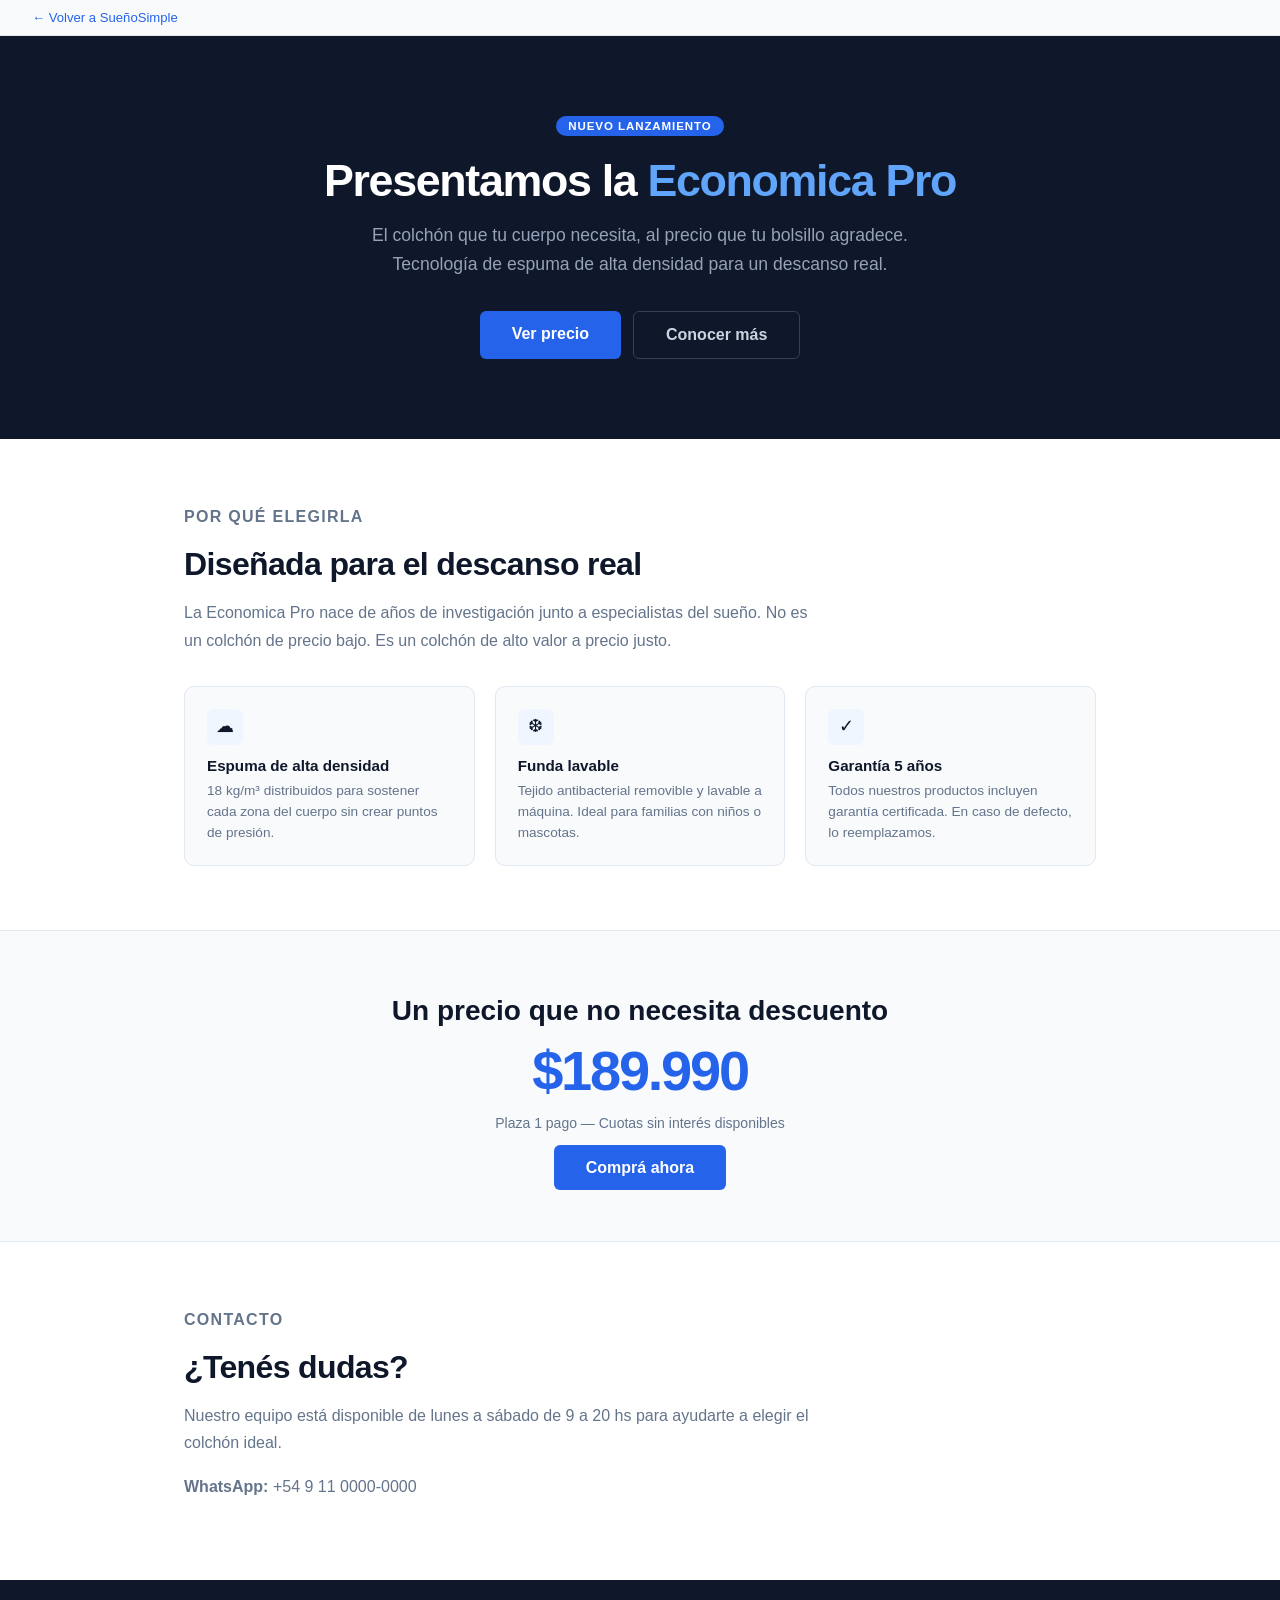
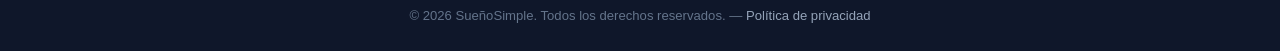
<file: suenosimple/economica-pro.html>
<!DOCTYPE html>
<html lang="es">
<head>
  <meta charset="UTF-8">
  <meta name="viewport" content="width=device-width, initial-scale=1.0">
  <title>Economica Pro — SueñoSimple</title>
  <style>
    *, *::before, *::after { box-sizing: border-box; margin: 0; padding: 0; }

    body {
      font-family: -apple-system, BlinkMacSystemFont, 'Segoe UI', Roboto, sans-serif;
      background: #ffffff;
      color: #0f172a;
    }

    .back-bar {
      background: #f8fafc;
      border-bottom: 1px solid #e2e8f0;
      padding: 10px 32px;
      font-size: 0.82rem;
    }

    .back-bar a {
      color: #2563eb;
      text-decoration: none;
    }

    .back-bar a:hover { text-decoration: underline; }

    .hero {
      background: #0f172a;
      color: #fff;
      text-align: center;
      padding: 80px 24px;
    }

    .hero .badge-tag {
      display: inline-block;
      background: #2563eb;
      color: #fff;
      font-size: 0.72rem;
      font-weight: 700;
      letter-spacing: 0.08em;
      text-transform: uppercase;
      padding: 4px 12px;
      border-radius: 20px;
      margin-bottom: 20px;
    }

    .hero h1 {
      font-size: 2.8rem;
      font-weight: 900;
      line-height: 1.1;
      margin-bottom: 16px;
      letter-spacing: -0.03em;
    }

    .hero h1 span { color: #60a5fa; }

    .hero p {
      font-size: 1.1rem;
      color: #94a3b8;
      max-width: 560px;
      margin: 0 auto 32px;
      line-height: 1.65;
    }

    .hero .cta-group { display: flex; gap: 12px; justify-content: center; flex-wrap: wrap; }

    .btn-hero-primary {
      background: #2563eb;
      color: #fff;
      padding: 14px 32px;
      border-radius: 6px;
      font-size: 1rem;
      font-weight: 700;
      text-decoration: none;
      transition: background 0.15s;
    }

    .btn-hero-primary:hover { background: #1d4ed8; }

    .btn-hero-secondary {
      background: transparent;
      color: #cbd5e1;
      padding: 14px 32px;
      border-radius: 6px;
      font-size: 1rem;
      font-weight: 600;
      text-decoration: none;
      border: 1.5px solid #334155;
      transition: border-color 0.15s;
    }

    .btn-hero-secondary:hover { border-color: #94a3b8; }

    .section {
      padding: 64px 24px;
      max-width: 960px;
      margin: 0 auto;
    }

    .section-title {
      font-size: 0.78rem;
      font-weight: 700;
      text-transform: uppercase;
      letter-spacing: 0.08em;
      color: #2563eb;
      margin-bottom: 10px;
    }

    .section h2 {
      font-size: 2rem;
      font-weight: 800;
      margin-bottom: 16px;
      letter-spacing: -0.02em;
    }

    .section p {
      font-size: 1rem;
      color: #64748b;
      line-height: 1.7;
      max-width: 640px;
      margin-bottom: 16px;
    }

    .features {
      display: grid;
      grid-template-columns: repeat(auto-fill, minmax(260px, 1fr));
      gap: 20px;
      margin-top: 32px;
    }

    .feature-card {
      background: #f8fafc;
      border: 1px solid #e2e8f0;
      border-radius: 10px;
      padding: 22px;
    }

    .feature-card .icon {
      width: 36px;
      height: 36px;
      background: #eff6ff;
      border-radius: 7px;
      display: flex;
      align-items: center;
      justify-content: center;
      font-size: 1.1rem;
      margin-bottom: 12px;
    }

    .feature-card h3 {
      font-size: 0.95rem;
      font-weight: 700;
      margin-bottom: 6px;
    }

    .feature-card p {
      font-size: 0.85rem;
      color: #64748b;
      line-height: 1.55;
      margin: 0;
    }

    .price-section {
      background: #f8fafc;
      border-top: 1px solid #e2e8f0;
      border-bottom: 1px solid #e2e8f0;
      padding: 64px 24px;
      text-align: center;
    }

    .price-section h2 {
      font-size: 1.75rem;
      font-weight: 800;
      margin-bottom: 8px;
    }

    .price-section .price {
      font-size: 3.5rem;
      font-weight: 900;
      color: #2563eb;
      letter-spacing: -0.04em;
      line-height: 1;
      margin: 16px 0;
    }

    .price-section .price-note {
      font-size: 0.875rem;
      color: #64748b;
      margin-bottom: 28px;
    }

    .footer {
      background: #0f172a;
      color: #64748b;
      text-align: center;
      padding: 28px 24px;
      font-size: 0.82rem;
    }

    .footer a { color: #94a3b8; text-decoration: none; }
  </style>
</head>
<body>

  <div class="back-bar">
    <a href="index.html">← Volver a SueñoSimple</a>
  </div>

  <section class="hero">
    <span class="badge-tag">Nuevo lanzamiento</span>
    <h1>Presentamos la <span>Economica Pro</span></h1>
    <p>El colchón que tu cuerpo necesita, al precio que tu bolsillo agradece. Tecnología de espuma de alta densidad para un descanso real.</p>
    <div class="cta-group">
      <a href="#precio" class="btn-hero-primary">Ver precio</a>
      <a href="#caracteristicas" class="btn-hero-secondary">Conocer más</a>
    </div>
  </section>

  <section class="section" id="caracteristicas">
    <p class="section-title">Por qué elegirla</p>
    <h2>Diseñada para el descanso real</h2>
    <p>La Economica Pro nace de años de investigación junto a especialistas del sueño. No es un colchón de precio bajo. Es un colchón de alto valor a precio justo.</p>

    <div class="features">
      <div class="feature-card">
        <div class="icon">&#9729;</div>
        <h3>Espuma de alta densidad</h3>
        <p>18 kg/m³ distribuidos para sostener cada zona del cuerpo sin crear puntos de presión.</p>
      </div>
      <div class="feature-card">
        <div class="icon">&#10054;</div>
        <h3>Funda lavable</h3>
        <p>Tejido antibacterial removible y lavable a máquina. Ideal para familias con niños o mascotas.</p>
      </div>
      <div class="feature-card">
        <div class="icon">&#10003;</div>
        <h3>Garantía 5 años</h3>
        <p>Todos nuestros productos incluyen garantía certificada. En caso de defecto, lo reemplazamos.</p>
      </div>
    </div>
  </section>

  <section class="price-section" id="precio">
    <h2>Un precio que no necesita descuento</h2>
    <div class="price">$189.990</div>
    <p class="price-note">Plaza 1 pago &mdash; Cuotas sin interés disponibles</p>
    <a href="#contacto" class="btn-hero-primary">Comprá ahora</a>
  </section>

  <section class="section" id="contacto">
    <p class="section-title">Contacto</p>
    <h2>¿Tenés dudas?</h2>
    <p>Nuestro equipo está disponible de lunes a sábado de 9 a 20 hs para ayudarte a elegir el colchón ideal.</p>
    <p><strong>WhatsApp:</strong> +54 9 11 0000-0000</p>
  </section>

  <footer class="footer">
    &copy; 2026 SueñoSimple. Todos los derechos reservados. &mdash;
    <a href="#">Política de privacidad</a>
  </footer>

</body>
</html>
</file>
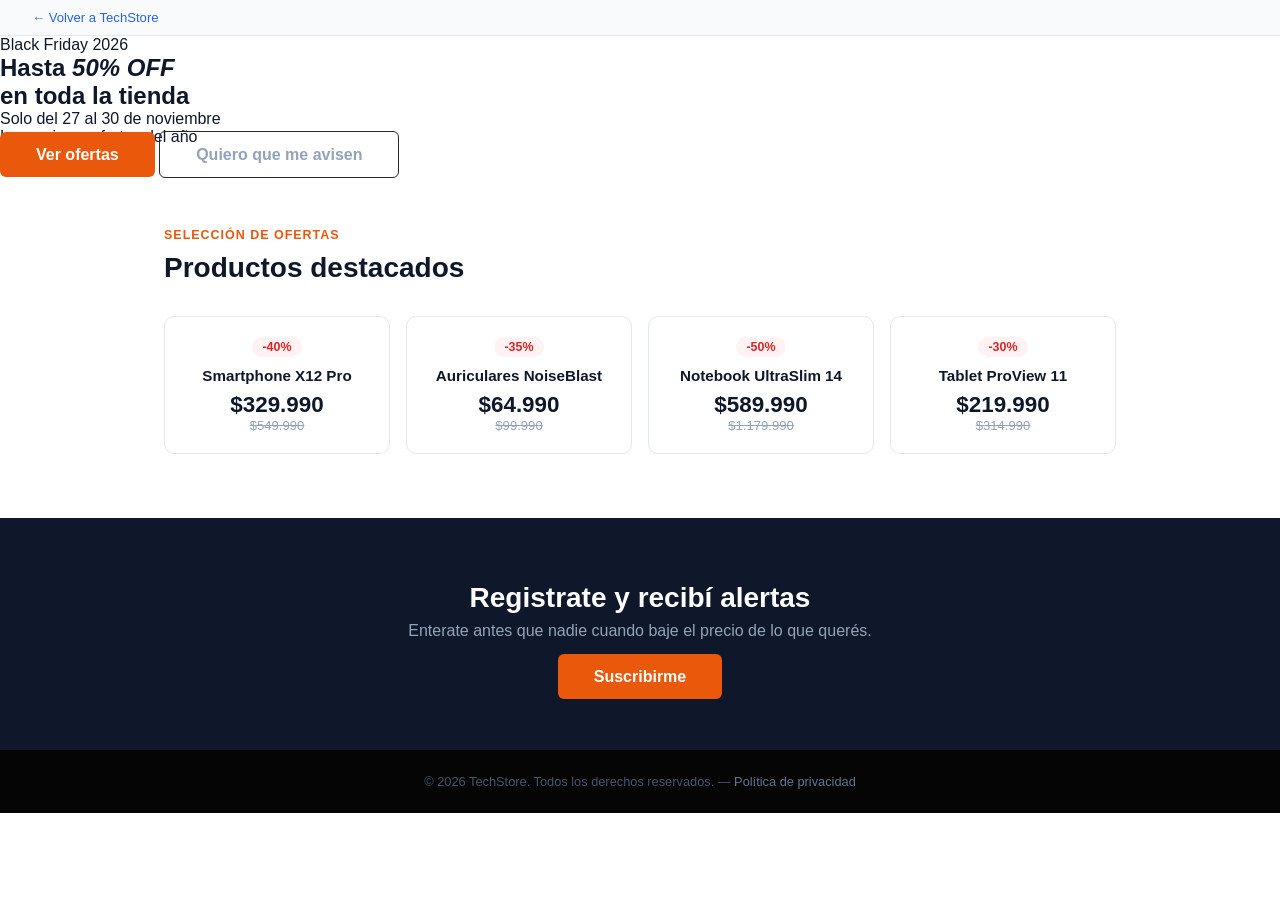
<file: techstore/black-friday.html>
<!DOCTYPE html>
<html lang="es">
<head>
  <meta charset="UTF-8">
  <meta name="viewport" content="width=device-width, initial-scale=1.0">
  <title>Black Friday TechStore 2026</title>
  <style>
    *, *::before, *::after { box-sizing: border-box; margin: 0; padding: 0; }

    body {
      font-family: -apple-system, BlinkMacSystemFont, 'Segoe UI', Roboto, sans-serif;
      background: #ffffff;
      color: #0f172a;
    }

    .back-bar {
      background: #f8fafc;
      border-bottom: 1px solid #e2e8f0;
      padding: 10px 32px;
      font-size: 0.82rem;
    }

    .back-bar a { color: #2563eb; text-decoration: none; }
    .back-bar a:hover { text-decoration: underline; }

    .hero-dark {
      background: #050505;
      color: #fff;
      text-align: center;
      padding: 90px 24px;
      position: relative;
      overflow: hidden;
    }

    .hero-dark::before {
      content: '';
      position: absolute;
      inset: 0;
      background: radial-gradient(ellipse at 50% 0%, rgba(234,88,12,0.18) 0%, transparent 70%);
      pointer-events: none;
    }

    .hero-dark .event-label {
      display: inline-block;
      font-size: 0.72rem;
      font-weight: 700;
      letter-spacing: 0.15em;
      text-transform: uppercase;
      color: #fb923c;
      margin-bottom: 16px;
    }

    .hero-dark h1 {
      font-size: 3.5rem;
      font-weight: 900;
      letter-spacing: -0.04em;
      line-height: 1;
      margin-bottom: 8px;
    }

    .hero-dark h1 em {
      font-style: normal;
      color: #fb923c;
    }

    .hero-dark .subtitle {
      font-size: 1.15rem;
      color: #94a3b8;
      margin-bottom: 8px;
    }

    .hero-dark .offer-tag {
      display: inline-block;
      font-size: 2rem;
      font-weight: 900;
      color: #fbbf24;
      margin: 16px 0 32px;
    }

    .hero-dark .cta-group { display: flex; gap: 12px; justify-content: center; flex-wrap: wrap; }

    .btn-orange {
      background: #ea580c;
      color: #fff;
      padding: 14px 36px;
      border-radius: 6px;
      font-size: 1rem;
      font-weight: 700;
      text-decoration: none;
      transition: background 0.15s;
    }

    .btn-orange:hover { background: #c2410c; }

    .btn-ghost {
      background: transparent;
      color: #94a3b8;
      padding: 14px 36px;
      border-radius: 6px;
      font-size: 1rem;
      font-weight: 600;
      text-decoration: none;
      border: 1.5px solid #27272a;
      transition: border-color 0.15s;
    }

    .btn-ghost:hover { border-color: #52525b; }

    .deals-section {
      padding: 64px 24px;
      max-width: 1000px;
      margin: 0 auto;
    }

    .deals-section .label {
      font-size: 0.78rem;
      font-weight: 700;
      text-transform: uppercase;
      letter-spacing: 0.08em;
      color: #ea580c;
      margin-bottom: 10px;
    }

    .deals-section h2 {
      font-size: 1.75rem;
      font-weight: 800;
      margin-bottom: 32px;
    }

    .deals-grid {
      display: grid;
      grid-template-columns: repeat(auto-fill, minmax(220px, 1fr));
      gap: 16px;
    }

    .deal-card {
      border: 1px solid #e2e8f0;
      border-radius: 10px;
      padding: 20px;
      text-align: center;
    }

    .deal-card .discount {
      display: inline-block;
      background: #fef2f2;
      color: #dc2626;
      font-size: 0.78rem;
      font-weight: 700;
      padding: 3px 10px;
      border-radius: 20px;
      margin-bottom: 10px;
    }

    .deal-card h3 {
      font-size: 0.95rem;
      font-weight: 700;
      margin-bottom: 8px;
    }

    .deal-card .price-now {
      font-size: 1.4rem;
      font-weight: 900;
      color: #0f172a;
    }

    .deal-card .price-before {
      font-size: 0.82rem;
      color: #94a3b8;
      text-decoration: line-through;
    }

    .cta-section {
      background: #0f172a;
      color: #fff;
      text-align: center;
      padding: 64px 24px;
    }

    .cta-section h2 {
      font-size: 1.75rem;
      font-weight: 800;
      margin-bottom: 8px;
    }

    .cta-section p {
      color: #94a3b8;
      margin-bottom: 28px;
    }

    .footer-dark {
      background: #050505;
      color: #475569;
      text-align: center;
      padding: 24px;
      font-size: 0.8rem;
    }

    .footer-dark a { color: #64748b; text-decoration: none; }
  </style>
</head>
<body>

  <div class="back-bar">
    <a href="index.html">← Volver a TechStore</a>
  </div>

  <section class="hero">
    <span class="event-label">Black Friday 2026</span>
    <h1>Hasta <em>50% OFF</em><br>en toda la tienda</h1>
    <p class="subtitle">Solo del 27 al 30 de noviembre</p>
    <div class="offer-tag">Las mejores ofertas del año</div>
    <div class="cta-group">
      <a href="#ofertas" class="btn-orange">Ver ofertas</a>
      <a href="#suscribir" class="btn-ghost">Quiero que me avisen</a>
    </div>
  </section>

  <section class="deals-section" id="ofertas">
    <p class="label">Selección de ofertas</p>
    <h2>Productos destacados</h2>
    <div class="deals-grid">
      <div class="deal-card">
        <span class="discount">-40%</span>
        <h3>Smartphone X12 Pro</h3>
        <div class="price-now">$329.990</div>
        <div class="price-before">$549.990</div>
      </div>
      <div class="deal-card">
        <span class="discount">-35%</span>
        <h3>Auriculares NoiseBlast</h3>
        <div class="price-now">$64.990</div>
        <div class="price-before">$99.990</div>
      </div>
      <div class="deal-card">
        <span class="discount">-50%</span>
        <h3>Notebook UltraSlim 14</h3>
        <div class="price-now">$589.990</div>
        <div class="price-before">$1.179.990</div>
      </div>
      <div class="deal-card">
        <span class="discount">-30%</span>
        <h3>Tablet ProView 11</h3>
        <div class="price-now">$219.990</div>
        <div class="price-before">$314.990</div>
      </div>
    </div>
  </section>

  <section class="cta-section" id="suscribir">
    <h2>Registrate y recibí alertas</h2>
    <p>Enterate antes que nadie cuando baje el precio de lo que querés.</p>
    <a href="#" class="btn-orange">Suscribirme</a>
  </section>

  <footer class="footer-dark">
    &copy; 2026 TechStore. Todos los derechos reservados. &mdash;
    <a href="#">Política de privacidad</a>
  </footer>

</body>
</html>
</file>
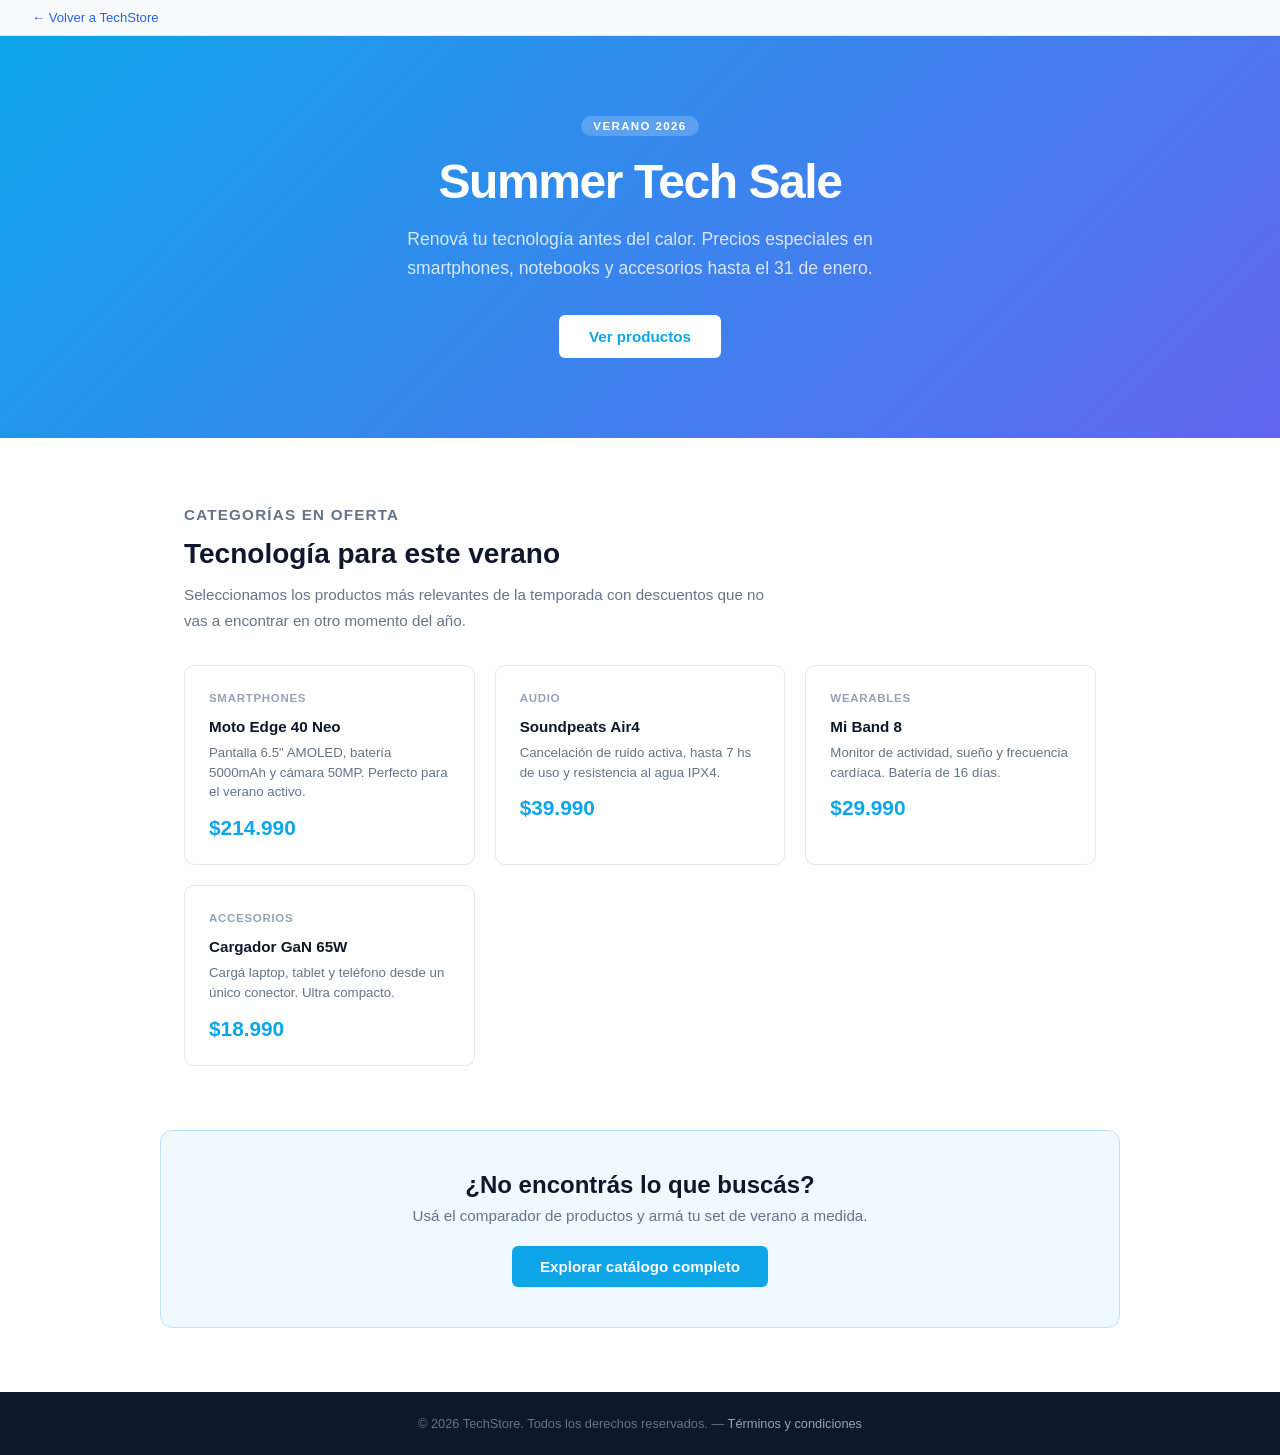
<file: techstore/summer-tech.html>
<!DOCTYPE html>
<html lang="es">
<head>
  <meta charset="UTF-8">
  <meta name="viewport" content="width=device-width, initial-scale=1.0">
  <title>Summer Tech Sale — TechStore</title>
  <style>
    *, *::before, *::after { box-sizing: border-box; margin: 0; padding: 0; }

    body {
      font-family: -apple-system, BlinkMacSystemFont, 'Segoe UI', Roboto, sans-serif;
      background: #ffffff;
      color: #0f172a;
    }

    .back-bar {
      background: #f8fafc;
      border-bottom: 1px solid #e2e8f0;
      padding: 10px 32px;
      font-size: 0.82rem;
    }

    .back-bar a { color: #2563eb; text-decoration: none; }
    .back-bar a:hover { text-decoration: underline; }

    .hero {
      background: linear-gradient(135deg, #0ea5e9 0%, #6366f1 100%);
      color: #fff;
      text-align: center;
      padding: 80px 24px;
    }

    .hero .eyebrow {
      display: inline-block;
      font-size: 0.72rem;
      font-weight: 700;
      letter-spacing: 0.12em;
      text-transform: uppercase;
      background: rgba(255,255,255,0.2);
      padding: 4px 12px;
      border-radius: 20px;
      margin-bottom: 20px;
    }

    .hero h1 {
      font-size: 3rem;
      font-weight: 900;
      letter-spacing: -0.03em;
      line-height: 1.1;
      margin-bottom: 16px;
    }

    .hero p {
      font-size: 1.1rem;
      color: rgba(255,255,255,0.8);
      max-width: 520px;
      margin: 0 auto 32px;
      line-height: 1.65;
    }

    .btn-white {
      background: #fff;
      color: #0ea5e9;
      padding: 13px 30px;
      border-radius: 6px;
      font-size: 0.95rem;
      font-weight: 700;
      text-decoration: none;
      display: inline-block;
      transition: opacity 0.15s;
    }

    .btn-white:hover { opacity: 0.9; }

    .section {
      padding: 64px 24px;
      max-width: 960px;
      margin: 0 auto;
    }

    .section-tag {
      font-size: 0.78rem;
      font-weight: 700;
      text-transform: uppercase;
      letter-spacing: 0.08em;
      color: #0ea5e9;
      margin-bottom: 10px;
    }

    .section h2 {
      font-size: 1.75rem;
      font-weight: 800;
      margin-bottom: 12px;
    }

    .section p {
      font-size: 0.95rem;
      color: #64748b;
      line-height: 1.7;
      max-width: 600px;
    }

    .products {
      display: grid;
      grid-template-columns: repeat(auto-fill, minmax(240px, 1fr));
      gap: 20px;
      margin-top: 32px;
    }

    .product-card {
      border: 1px solid #e2e8f0;
      border-radius: 10px;
      padding: 24px;
      transition: box-shadow 0.15s;
    }

    .product-card:hover { box-shadow: 0 4px 16px rgba(0,0,0,0.07); }

    .product-card .category {
      font-size: 0.72rem;
      font-weight: 600;
      text-transform: uppercase;
      letter-spacing: 0.06em;
      color: #94a3b8;
      margin-bottom: 10px;
    }

    .product-card h3 { font-size: 0.95rem; font-weight: 700; margin-bottom: 8px; }

    .product-card p { font-size: 0.83rem; color: #64748b; margin-bottom: 14px; line-height: 1.5; }

    .product-card .price {
      font-size: 1.3rem;
      font-weight: 900;
      color: #0ea5e9;
    }

    .cta-banner {
      background: #f0f9ff;
      border: 1px solid #bae6fd;
      border-radius: 12px;
      padding: 40px;
      text-align: center;
      margin: 0 24px 64px;
      max-width: 960px;
      margin-left: auto;
      margin-right: auto;
    }

    .cta-banner h2 { font-size: 1.5rem; font-weight: 800; margin-bottom: 8px; }
    .cta-banner p { color: #64748b; margin-bottom: 22px; font-size: 0.95rem; }

    .btn-primary {
      background: #0ea5e9;
      color: #fff;
      padding: 12px 28px;
      border-radius: 6px;
      font-size: 0.95rem;
      font-weight: 700;
      text-decoration: none;
      display: inline-block;
      transition: background 0.15s;
    }

    .btn-primary:hover { background: #0284c7; }

    .footer {
      background: #0f172a;
      color: #64748b;
      text-align: center;
      padding: 24px;
      font-size: 0.8rem;
    }

    .footer a { color: #94a3b8; text-decoration: none; }
  </style>
</head>
<body>

  <div class="back-bar">
    <a href="index.html">← Volver a TechStore</a>
  </div>

  <section class="hero">
    <span class="eyebrow">Verano 2026</span>
    <h1>Summer Tech Sale</h1>
    <p>Renová tu tecnología antes del calor. Precios especiales en smartphones, notebooks y accesorios hasta el 31 de enero.</p>
    <a href="#productos" class="btn-white">Ver productos</a>
  </section>

  <section class="section" id="productos">
    <p class="section-tag">Categorías en oferta</p>
    <h2>Tecnología para este verano</h2>
    <p>Seleccionamos los productos más relevantes de la temporada con descuentos que no vas a encontrar en otro momento del año.</p>

    <div class="products">
      <div class="product-card">
        <p class="category">Smartphones</p>
        <h3>Moto Edge 40 Neo</h3>
        <p>Pantalla 6.5" AMOLED, batería 5000mAh y cámara 50MP. Perfecto para el verano activo.</p>
        <div class="price">$214.990</div>
      </div>
      <div class="product-card">
        <p class="category">Audio</p>
        <h3>Soundpeats Air4</h3>
        <p>Cancelación de ruido activa, hasta 7 hs de uso y resistencia al agua IPX4.</p>
        <div class="price">$39.990</div>
      </div>
      <div class="product-card">
        <p class="category">Wearables</p>
        <h3>Mi Band 8</h3>
        <p>Monitor de actividad, sueño y frecuencia cardíaca. Batería de 16 días.</p>
        <div class="price">$29.990</div>
      </div>
      <div class="product-card">
        <p class="category">Accesorios</p>
        <h3>Cargador GaN 65W</h3>
        <p>Cargá laptop, tablet y teléfono desde un único conector. Ultra compacto.</p>
        <div class="price">$18.990</div>
      </div>
    </div>
  </section>

  <div class="cta-banner">
    <h2>¿No encontrás lo que buscás?</h2>
    <p>Usá el comparador de productos y armá tu set de verano a medida.</p>
    <a href="#" class="btn-primary">Explorar catálogo completo</a>
  </div>

  <footer class="footer">
    &copy; 2026 TechStore. Todos los derechos reservados. &mdash;
    <a href="#">Términos y condiciones</a>
  </footer>

</body>
</html>
</file>
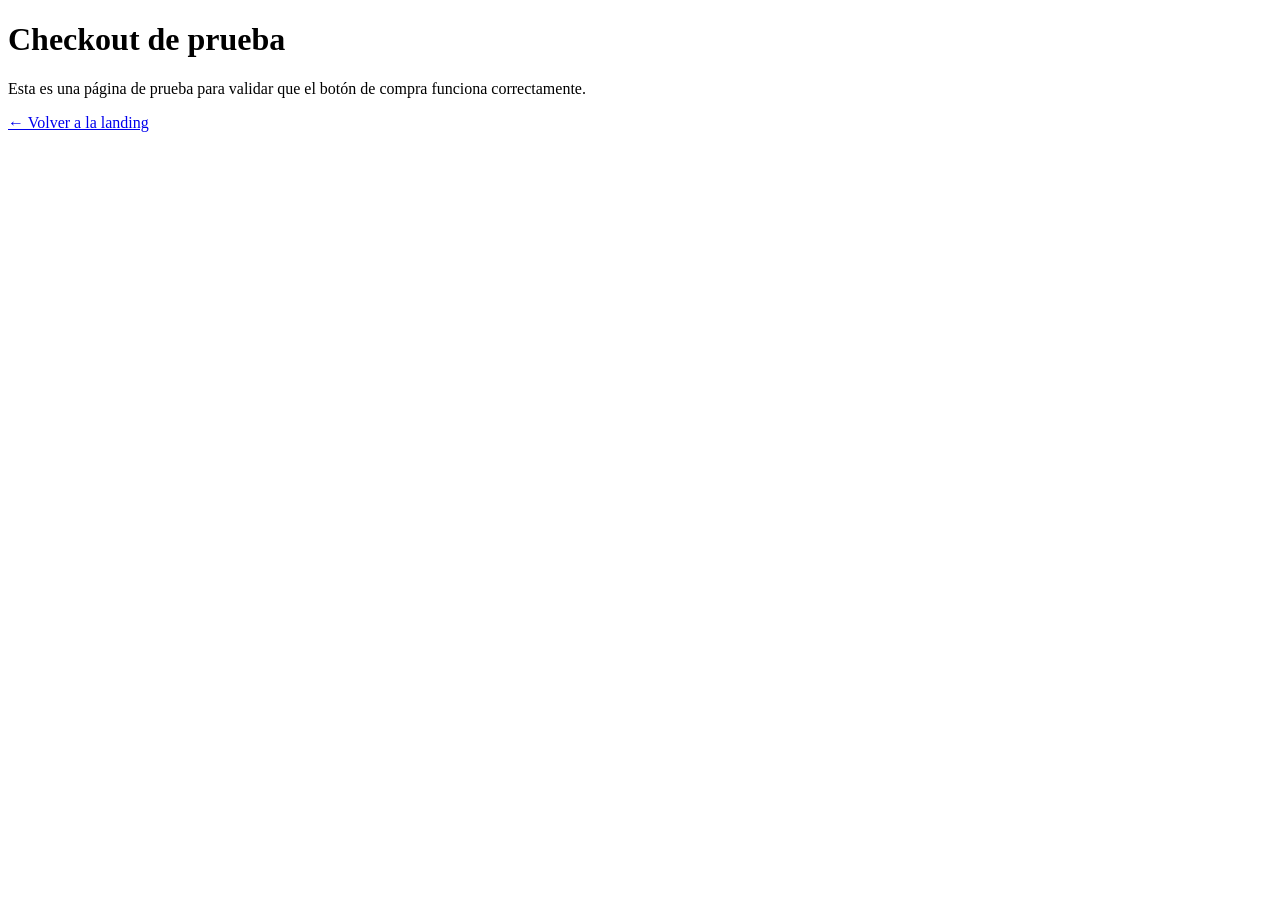
<file: suenosimple/pages/checkout-test.html>
<!DOCTYPE html>
<html lang="es">
<head>
  <meta charset="UTF-8">
  <meta name="viewport" content="width=device-width, initial-scale=1.0">
  <title>Checkout Test — SueñoSimple</title>
</head>
<body>

  <h1>Checkout de prueba</h1>

  <p>Esta es una página de prueba para validar que el botón de compra funciona correctamente.</p>

  <a href="dia-de-la-madre.html">← Volver a la landing</a>

</body>
</html>
</file>
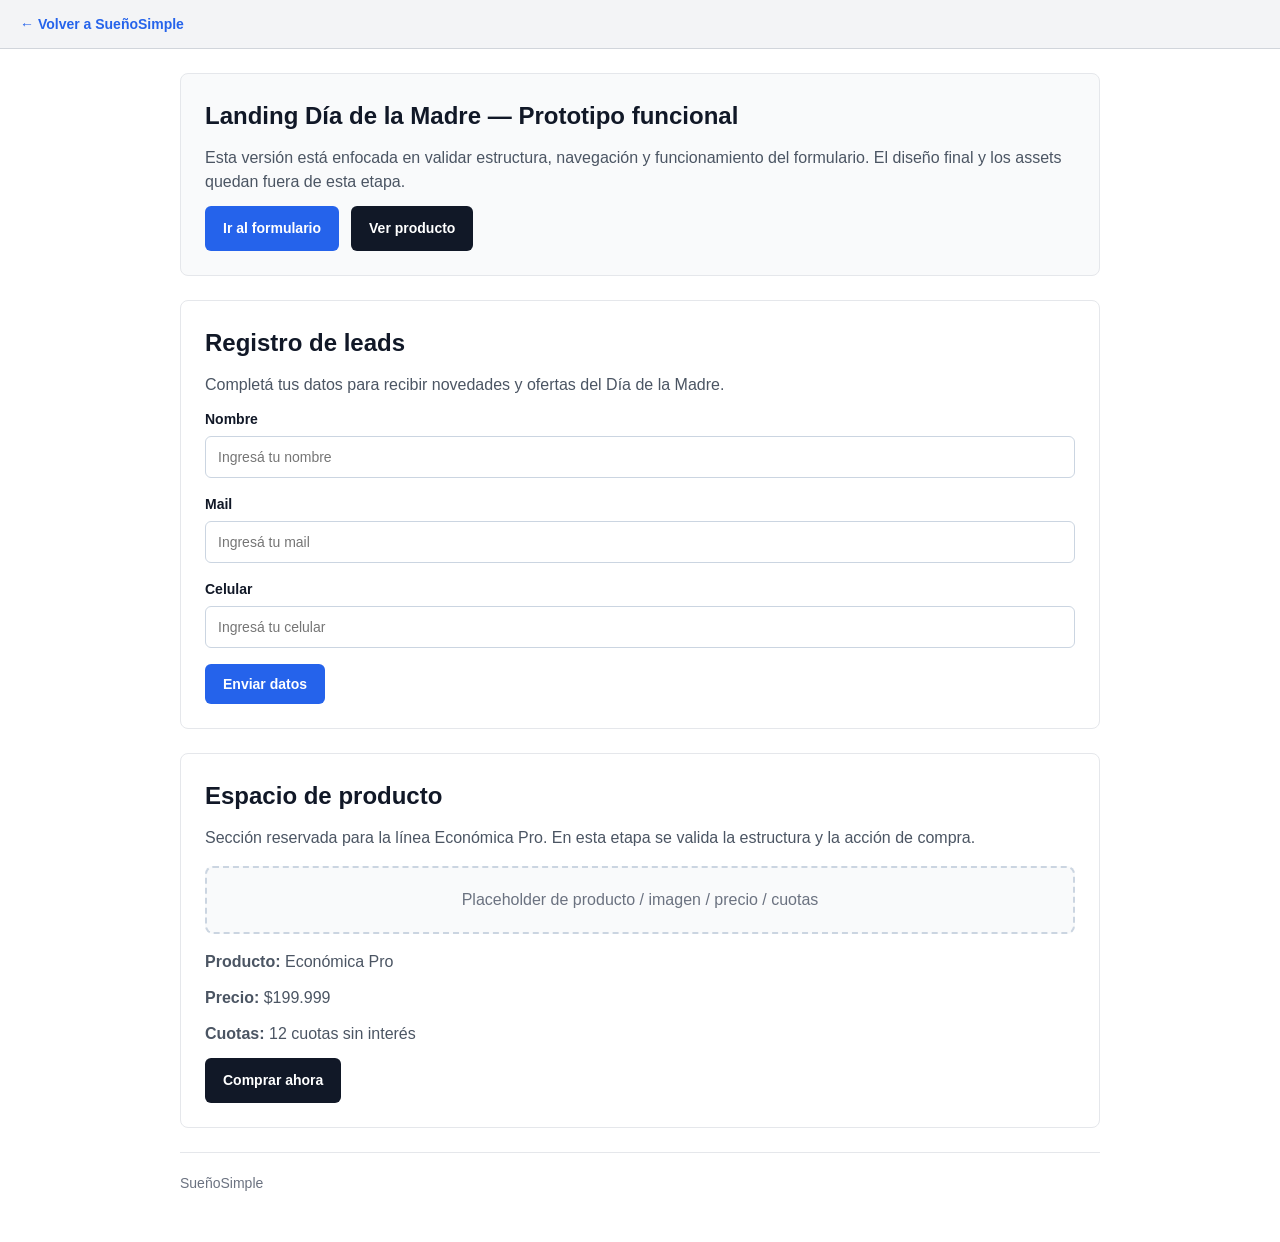
<file: suenosimple/pages/dia-de-la-madre.html>
<!DOCTYPE html>
<html lang="es">
<head>
  <meta charset="UTF-8" />
  <meta name="viewport" content="width=device-width, initial-scale=1.0" />
  <title>Día de la Madre — SueñoSimple</title>
<link rel="stylesheet" href="../css/dia-de-la-madre.css" />
</head>
<body>
  <div class="back-bar">
    <a href="../index.html">← Volver a SueñoSimple</a>
  </div>

  <main class="container">
    <section class="section hero" id="inicio">
      <h1>Landing Día de la Madre — Prototipo funcional</h1>
      <p>
        Esta versión está enfocada en validar estructura, navegación y funcionamiento
        del formulario. El diseño final y los assets quedan fuera de esta etapa.
      </p>

      <div class="button-row">
        <a href="#formulario" class="btn btn-primary">Ir al formulario</a>
        <a href="#producto" class="btn btn-secondary">Ver producto</a>
      </div>
    </section>

    <section class="section" id="formulario">
      <h2>Registro de leads</h2>
      <p>
        Completá tus datos para recibir novedades y ofertas del Día de la Madre.
      </p>

      <form id="leadForm" novalidate>
        <div class="form-group">
          <label for="name">Nombre</label>
          <input
            type="text"
            id="name"
            name="name"
            placeholder="Ingresá tu nombre"
          />
        </div>

        <div class="form-group">
          <label for="email">Mail</label>
          <input
            type="email"
            id="email"
            name="email"
            placeholder="Ingresá tu mail"
          />
        </div>

        <div class="form-group">
          <label for="phone">Celular</label>
          <input
            type="tel"
            id="phone"
            name="phone"
            placeholder="Ingresá tu celular"
          />
        </div>

        <div class="button-row">
          <button type="submit" class="btn btn-primary">Enviar datos</button>
        </div>

        <div id="formMessage" class="status-message"></div>
      </form>
    </section>

    <section class="section" id="producto">
      <h2>Espacio de producto</h2>
      <p>
        Sección reservada para la línea Económica Pro. En esta etapa se valida la
        estructura y la acción de compra.
      </p>

      <div class="product-placeholder">
        Placeholder de producto / imagen / precio / cuotas
      </div>

      <p><strong>Producto:</strong> Económica Pro</p>
      <p><strong>Precio:</strong> $199.999</p>
      <p><strong>Cuotas:</strong> 12 cuotas sin interés</p>

      <div class="button-row">
        <a href="checkout-test.html" class="btn btn-secondary">
          Comprar ahora
        </a>
      </div>
    </section>

    <section class="footer">
      <p>SueñoSimple</p>
    </section>
  </main>

  <script src="../js/dia-de-la-madre.js"></script>
</body>
</html>
</file>
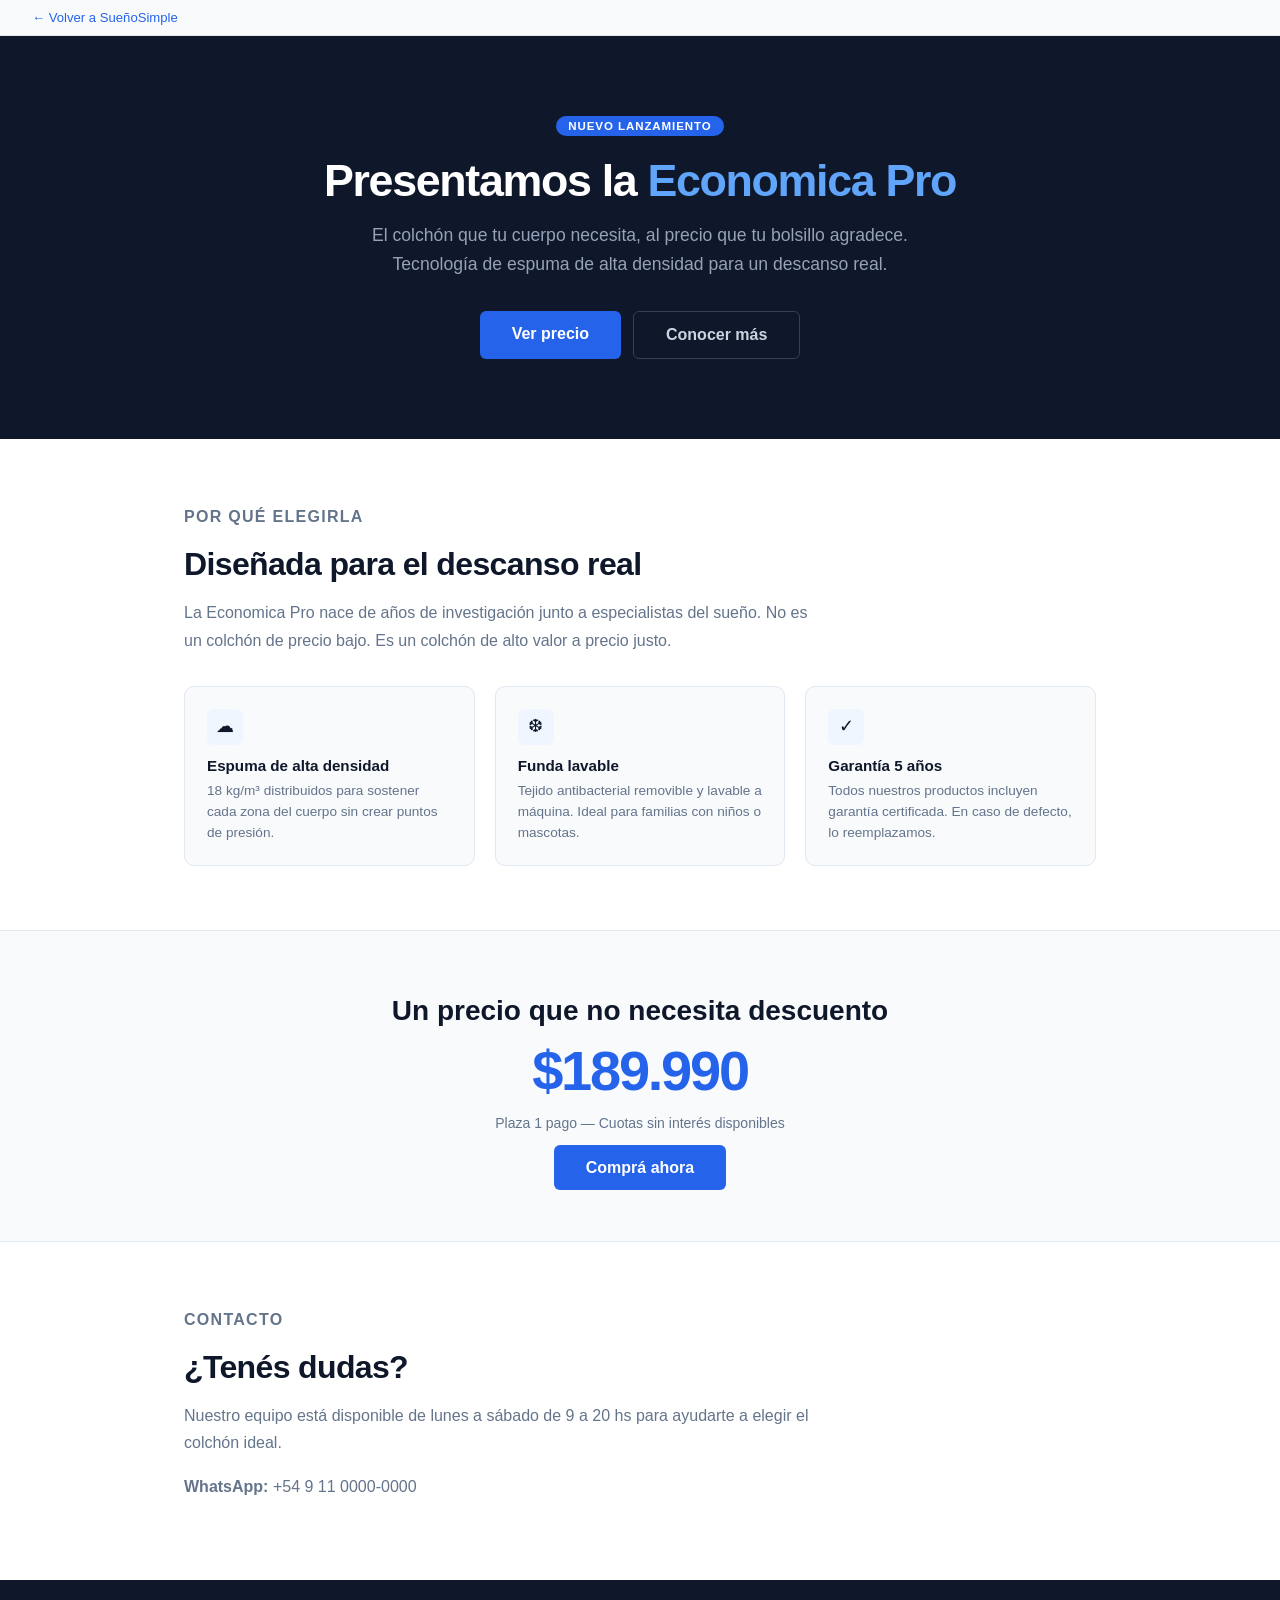
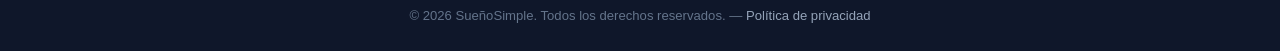
<file: suenosimple/pages/economica-pro.html>
<!DOCTYPE html>
<html lang="es">
<head>
  <meta charset="UTF-8">
  <meta name="viewport" content="width=device-width, initial-scale=1.0">
  <title>Economica Pro — SueñoSimple</title>
  <link rel="stylesheet" href="../css/economica-pro.css">
</head>
<body>

  <div class="back-bar">
    <a href="../index.html">← Volver a SueñoSimple</a>
  </div>

  <section class="hero">
    <span class="badge-tag">Nuevo lanzamiento</span>
    <h1>Presentamos la <span>Economica Pro</span></h1>
    <p>El colchón que tu cuerpo necesita, al precio que tu bolsillo agradece. Tecnología de espuma de alta densidad para un descanso real.</p>
    <div class="cta-group">
      <a href="#precio" class="btn-hero-primary">Ver precio</a>
      <a href="#caracteristicas" class="btn-hero-secondary">Conocer más</a>
    </div>
  </section>

  <section class="section" id="caracteristicas">
    <p class="section-title">Por qué elegirla</p>
    <h2>Diseñada para el descanso real</h2>
    <p>La Economica Pro nace de años de investigación junto a especialistas del sueño. No es un colchón de precio bajo. Es un colchón de alto valor a precio justo.</p>

    <div class="features">
      <div class="feature-card">
        <div class="icon">&#9729;</div>
        <h3>Espuma de alta densidad</h3>
        <p>18 kg/m³ distribuidos para sostener cada zona del cuerpo sin crear puntos de presión.</p>
      </div>
      <div class="feature-card">
        <div class="icon">&#10054;</div>
        <h3>Funda lavable</h3>
        <p>Tejido antibacterial removible y lavable a máquina. Ideal para familias con niños o mascotas.</p>
      </div>
      <div class="feature-card">
        <div class="icon">&#10003;</div>
        <h3>Garantía 5 años</h3>
        <p>Todos nuestros productos incluyen garantía certificada. En caso de defecto, lo reemplazamos.</p>
      </div>
    </div>
  </section>

  <section class="price-section" id="precio">
    <h2>Un precio que no necesita descuento</h2>
    <div class="price">$189.990</div>
    <p class="price-note">Plaza 1 pago &mdash; Cuotas sin interés disponibles</p>
    <a href="#contacto" class="btn-hero-primary">Comprá ahora</a>
  </section>

  <section class="section" id="contacto">
    <p class="section-title">Contacto</p>
    <h2>¿Tenés dudas?</h2>
    <p>Nuestro equipo está disponible de lunes a sábado de 9 a 20 hs para ayudarte a elegir el colchón ideal.</p>
    <p><strong>WhatsApp:</strong> +54 9 11 0000-0000</p>
  </section>

  <footer class="footer">
    &copy; 2026 SueñoSimple. Todos los derechos reservados. &mdash;
    <a href="#">Política de privacidad</a>
  </footer>

</body>
</html>
</file>
<file: css/styles.css>
*, *::before, *::after { box-sizing: border-box; margin: 0; padding: 0; }

body {
  font-family: -apple-system, BlinkMacSystemFont, 'Segoe UI', Roboto, sans-serif;
  background: #f0f2f5;
  color: #0f172a;
  min-height: 100vh;
  display: flex;
  flex-direction: column;
}

/* ─── Header ─────────────────────────────────────── */

.site-header {
  background: #0f172a;
  padding: 0 40px;
  height: 60px;
  display: flex;
  align-items: center;
  justify-content: space-between;
  flex-shrink: 0;
}

.site-header .brand {
  font-size: 1.2rem;
  font-weight: 900;
  color: #fff;
  text-decoration: none;
  letter-spacing: -0.02em;
}

.site-header .brand span { color: #3b82f6; }

.site-header .header-meta {
  font-size: 0.78rem;
  color: #475569;
}

/* ─── Main ────────────────────────────────────────── */

main {
  flex: 1;
  padding: 40px;
  max-width: 1200px;
  margin: 0 auto;
  width: 100%;
}

/* ─── Breadcrumb ──────────────────────────────────── */

.breadcrumb {
  display: flex;
  align-items: center;
  gap: 8px;
  font-size: 0.82rem;
  color: #64748b;
  margin-bottom: 32px;
}

.breadcrumb a {
  color: #3b82f6;
  text-decoration: none;
}

.breadcrumb a:hover { text-decoration: underline; }
.breadcrumb .sep { color: #cbd5e1; }

/* ─── Page header ─────────────────────────────────── */

.page-header {
  margin-bottom: 36px;
}

.page-header h1 {
  font-size: 1.75rem;
  font-weight: 800;
  color: #0f172a;
  margin-bottom: 6px;
}

.page-header p {
  font-size: 0.95rem;
  color: #64748b;
}

/* ─── Client grid ─────────────────────────────────── */

.client-grid {
  display: grid;
  grid-template-columns: repeat(auto-fill, minmax(340px, 1fr));
  gap: 20px;
}

.client-card {
  background: #fff;
  border-radius: 10px;
  border: 1px solid #e2e8f0;
  padding: 26px;
  transition: box-shadow 0.15s;
}

.client-card:hover { box-shadow: 0 4px 20px rgba(0,0,0,0.08); }

.client-card-top {
  display: flex;
  align-items: flex-start;
  justify-content: space-between;
  margin-bottom: 16px;
}

.client-avatar {
  width: 46px;
  height: 46px;
  border-radius: 8px;
  display: flex;
  align-items: center;
  justify-content: center;
  font-size: 1rem;
  font-weight: 900;
  color: #fff;
  flex-shrink: 0;
}

.av-blue  { background: #2563eb; }
.av-slate { background: #334155; }
.av-rose  { background: #e11d48; }

.client-industry {
  font-size: 0.72rem;
  font-weight: 600;
  color: #64748b;
  background: #f1f5f9;
  padding: 3px 9px;
  border-radius: 4px;
  text-transform: uppercase;
  letter-spacing: 0.04em;
}

.client-card h2 {
  font-size: 1.1rem;
  font-weight: 700;
  color: #0f172a;
  margin-bottom: 8px;
}

.client-card p {
  font-size: 0.875rem;
  color: #64748b;
  line-height: 1.6;
  margin-bottom: 18px;
}

.client-stat {
  display: inline-block;
  font-size: 0.78rem;
  font-weight: 600;
  color: #2563eb;
  background: #eff6ff;
  padding: 4px 10px;
  border-radius: 20px;
  margin-bottom: 18px;
}

/* ─── Landing grid ────────────────────────────────── */

.section-label {
  font-size: 0.78rem;
  font-weight: 700;
  text-transform: uppercase;
  letter-spacing: 0.06em;
  color: #94a3b8;
  margin-bottom: 16px;
}

.landing-grid {
  display: grid;
  grid-template-columns: repeat(auto-fill, minmax(300px, 1fr));
  gap: 20px;
}

.landing-card {
  background: #fff;
  border-radius: 10px;
  border: 1px solid #e2e8f0;
  padding: 22px 24px;
  transition: box-shadow 0.15s;
}

.landing-card:hover { box-shadow: 0 4px 20px rgba(0,0,0,0.08); }

.landing-card-top {
  display: flex;
  justify-content: space-between;
  align-items: flex-start;
  margin-bottom: 10px;
}

.landing-card h3 {
  font-size: 1rem;
  font-weight: 700;
  color: #0f172a;
  margin-bottom: 4px;
}

.landing-type {
  font-size: 0.78rem;
  color: #64748b;
}

.landing-date {
  font-size: 0.78rem;
  color: #94a3b8;
  margin-top: 14px;
  margin-bottom: 18px;
}

/* ─── Status badges ───────────────────────────────── */

.badge {
  display: inline-flex;
  align-items: center;
  padding: 3px 10px;
  border-radius: 20px;
  font-size: 0.72rem;
  font-weight: 700;
  white-space: nowrap;
}

.badge-active   { background: #dcfce7; color: #166534; }
.badge-draft    { background: #f1f5f9; color: #475569; }
.badge-inactive { background: #fef9c3; color: #854d0e; }

/* ─── Buttons ─────────────────────────────────────── */

.btn {
  display: inline-block;
  padding: 9px 18px;
  border-radius: 6px;
  font-size: 0.875rem;
  font-weight: 600;
  text-decoration: none;
  cursor: pointer;
  border: none;
  transition: background 0.15s, opacity 0.15s;
}

.btn-primary { background: #2563eb; color: #fff; }
.btn-primary:hover { background: #1d4ed8; }

.btn-outline {
  background: transparent;
  color: #2563eb;
  border: 1.5px solid #2563eb;
}

.btn-outline:hover { background: #eff6ff; }

/* ─── Client info bar ─────────────────────────────── */

.client-info {
  display: flex;
  align-items: center;
  gap: 18px;
  padding: 22px 26px;
  background: #fff;
  border-radius: 10px;
  border: 1px solid #e2e8f0;
  margin-bottom: 32px;
}

.client-info-avatar {
  width: 52px;
  height: 52px;
  border-radius: 10px;
  display: flex;
  align-items: center;
  justify-content: center;
  font-size: 1.3rem;
  font-weight: 900;
  color: #fff;
  flex-shrink: 0;
}

.client-info-text h2 {
  font-size: 1.2rem;
  font-weight: 800;
  color: #0f172a;
  margin-bottom: 4px;
}

.client-info-text p {
  font-size: 0.85rem;
  color: #64748b;
}

/* ─── Footer ──────────────────────────────────────── */

.site-footer {
  text-align: center;
  padding: 18px 40px;
  font-size: 0.78rem;
  color: #94a3b8;
  border-top: 1px solid #e2e8f0;
  background: #fff;
}
</file>
<file: suenosimple/css/dia-de-la-madre.css>
* {
      box-sizing: border-box;
      margin: 0;
      padding: 0;
    }

    body {
      font-family: Arial, sans-serif;
      background: #ffffff;
      color: #111827;
      line-height: 1.5;
    }

    .back-bar {
      background: #f3f4f6;
      border-bottom: 1px solid #d1d5db;
      padding: 12px 20px;
    }

    .back-bar a {
      color: #2563eb;
      text-decoration: none;
      font-size: 14px;
      font-weight: 600;
    }

    .back-bar a:hover {
      text-decoration: underline;
    }

    .container {
      max-width: 960px;
      margin: 0 auto;
      padding: 24px 20px 48px;
    }

    .section {
      border: 1px solid #e5e7eb;
      border-radius: 8px;
      padding: 24px;
      margin-bottom: 24px;
      background: #ffffff;
    }

    .section h1,
    .section h2 {
      margin-bottom: 12px;
    }

    .section p {
      margin-bottom: 12px;
      color: #4b5563;
    }

    .hero {
      background: #f9fafb;
    }

    .form-group {
      margin-bottom: 16px;
    }

    label {
      display: block;
      margin-bottom: 6px;
      font-size: 14px;
      font-weight: 700;
      color: #111827;
    }

    input {
      width: 100%;
      padding: 12px;
      border: 1px solid #cbd5e1;
      border-radius: 6px;
      font-size: 14px;
    }

    input:focus {
      outline: 2px solid #93c5fd;
      border-color: #2563eb;
    }

    .button-row {
      display: flex;
      gap: 12px;
      flex-wrap: wrap;
      margin-top: 8px;
    }

    .btn {
      display: inline-block;
      padding: 12px 18px;
      border: none;
      border-radius: 6px;
      cursor: pointer;
      text-decoration: none;
      font-size: 14px;
      font-weight: 700;
    }

    .btn-primary {
      background: #2563eb;
      color: #ffffff;
    }

    .btn-primary:hover {
      background: #1d4ed8;
    }

    .btn-secondary {
      background: #111827;
      color: #ffffff;
    }

    .btn-secondary:hover {
      background: #000000;
    }

    .status-message {
      margin-top: 16px;
      padding: 12px;
      border-radius: 6px;
      font-size: 14px;
      display: none;
    }

    .status-success {
      display: block;
      background: #dcfce7;
      border: 1px solid #86efac;
      color: #166534;
    }

    .status-error {
      display: block;
      background: #fee2e2;
      border: 1px solid #fca5a5;
      color: #991b1b;
    }

    .product-placeholder {
      border: 2px dashed #cbd5e1;
      border-radius: 8px;
      padding: 20px;
      text-align: center;
      background: #f9fafb;
      margin: 16px 0;
      color: #6b7280;
    }

    .list {
      padding-left: 18px;
      color: #374151;
    }

    .list li {
      margin-bottom: 8px;
    }

    .footer {
      border-top: 1px solid #e5e7eb;
      padding-top: 20px;
      font-size: 14px;
      color: #6b7280;
    }

    @media (max-width: 640px) {
      .container {
        padding: 16px 14px 32px;
      }

      .section {
        padding: 18px;
      }

      .button-row {
        flex-direction: column;
      }

      .btn {
        width: 100%;
        text-align: center;
      }
    }
</file>
<file: suenosimple/css/economica-pro.css>
*, *::before, *::after { box-sizing: border-box; margin: 0; padding: 0; }

    body {
      font-family: -apple-system, BlinkMacSystemFont, 'Segoe UI', Roboto, sans-serif;
      background: #ffffff;
      color: #0f172a;
    }

    .back-bar {
      background: #f8fafc;
      border-bottom: 1px solid #e2e8f0;
      padding: 10px 32px;
      font-size: 0.82rem;
    }

    .back-bar a {
      color: #2563eb;
      text-decoration: none;
    }

    .back-bar a:hover { text-decoration: underline; }

    .hero {
      background: #0f172a;
      color: #fff;
      text-align: center;
      padding: 80px 24px;
    }

    .hero .badge-tag {
      display: inline-block;
      background: #2563eb;
      color: #fff;
      font-size: 0.72rem;
      font-weight: 700;
      letter-spacing: 0.08em;
      text-transform: uppercase;
      padding: 4px 12px;
      border-radius: 20px;
      margin-bottom: 20px;
    }

    .hero h1 {
      font-size: 2.8rem;
      font-weight: 900;
      line-height: 1.1;
      margin-bottom: 16px;
      letter-spacing: -0.03em;
    }

    .hero h1 span { color: #60a5fa; }

    .hero p {
      font-size: 1.1rem;
      color: #94a3b8;
      max-width: 560px;
      margin: 0 auto 32px;
      line-height: 1.65;
    }

    .hero .cta-group { display: flex; gap: 12px; justify-content: center; flex-wrap: wrap; }

    .btn-hero-primary {
      background: #2563eb;
      color: #fff;
      padding: 14px 32px;
      border-radius: 6px;
      font-size: 1rem;
      font-weight: 700;
      text-decoration: none;
      transition: background 0.15s;
    }

    .btn-hero-primary:hover { background: #1d4ed8; }

    .btn-hero-secondary {
      background: transparent;
      color: #cbd5e1;
      padding: 14px 32px;
      border-radius: 6px;
      font-size: 1rem;
      font-weight: 600;
      text-decoration: none;
      border: 1.5px solid #334155;
      transition: border-color 0.15s;
    }

    .btn-hero-secondary:hover { border-color: #94a3b8; }

    .section {
      padding: 64px 24px;
      max-width: 960px;
      margin: 0 auto;
    }

    .section-title {
      font-size: 0.78rem;
      font-weight: 700;
      text-transform: uppercase;
      letter-spacing: 0.08em;
      color: #2563eb;
      margin-bottom: 10px;
    }

    .section h2 {
      font-size: 2rem;
      font-weight: 800;
      margin-bottom: 16px;
      letter-spacing: -0.02em;
    }

    .section p {
      font-size: 1rem;
      color: #64748b;
      line-height: 1.7;
      max-width: 640px;
      margin-bottom: 16px;
    }

    .features {
      display: grid;
      grid-template-columns: repeat(auto-fill, minmax(260px, 1fr));
      gap: 20px;
      margin-top: 32px;
    }

    .feature-card {
      background: #f8fafc;
      border: 1px solid #e2e8f0;
      border-radius: 10px;
      padding: 22px;
    }

    .feature-card .icon {
      width: 36px;
      height: 36px;
      background: #eff6ff;
      border-radius: 7px;
      display: flex;
      align-items: center;
      justify-content: center;
      font-size: 1.1rem;
      margin-bottom: 12px;
    }

    .feature-card h3 {
      font-size: 0.95rem;
      font-weight: 700;
      margin-bottom: 6px;
    }

    .feature-card p {
      font-size: 0.85rem;
      color: #64748b;
      line-height: 1.55;
      margin: 0;
    }

    .price-section {
      background: #f8fafc;
      border-top: 1px solid #e2e8f0;
      border-bottom: 1px solid #e2e8f0;
      padding: 64px 24px;
      text-align: center;
    }

    .price-section h2 {
      font-size: 1.75rem;
      font-weight: 800;
      margin-bottom: 8px;
    }

    .price-section .price {
      font-size: 3.5rem;
      font-weight: 900;
      color: #2563eb;
      letter-spacing: -0.04em;
      line-height: 1;
      margin: 16px 0;
    }

    .price-section .price-note {
      font-size: 0.875rem;
      color: #64748b;
      margin-bottom: 28px;
    }

    .footer {
      background: #0f172a;
      color: #64748b;
      text-align: center;
      padding: 28px 24px;
      font-size: 0.82rem;
    }

    .footer a { color: #94a3b8; text-decoration: none; }
</file>
